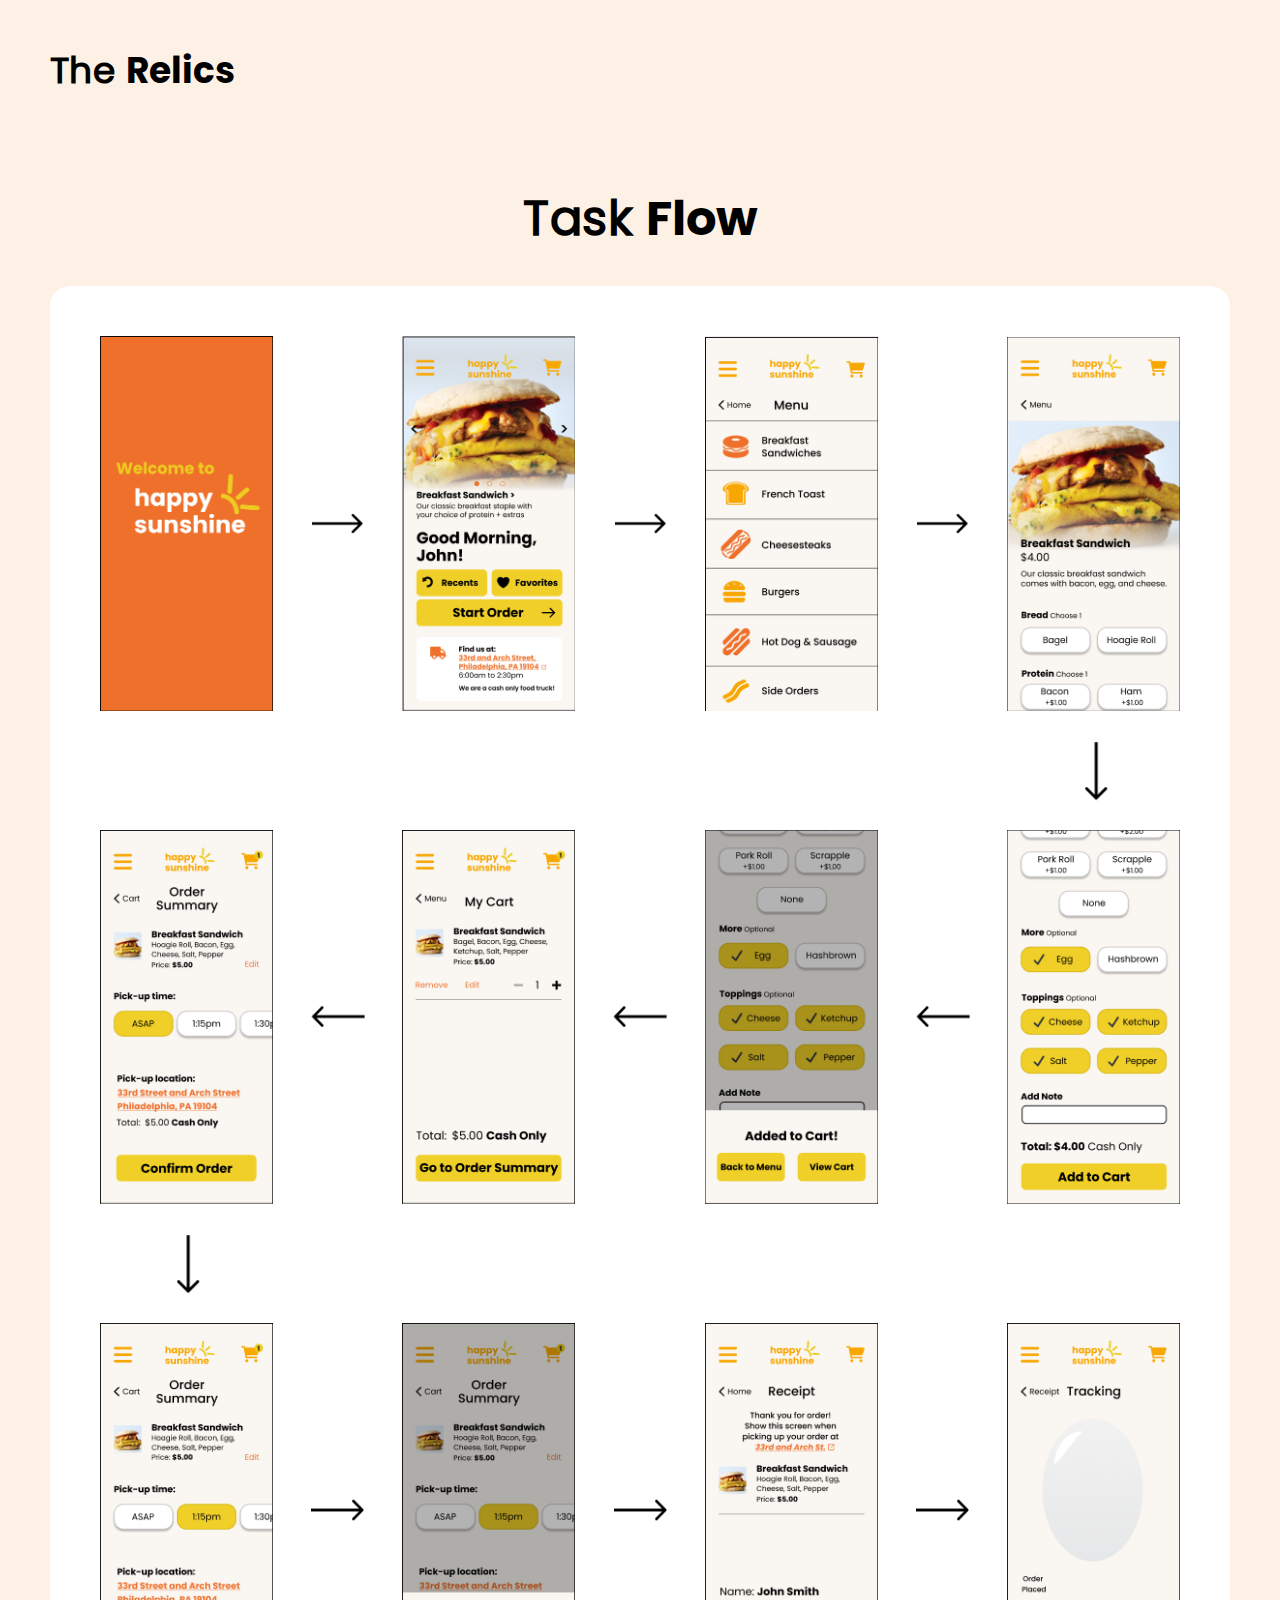
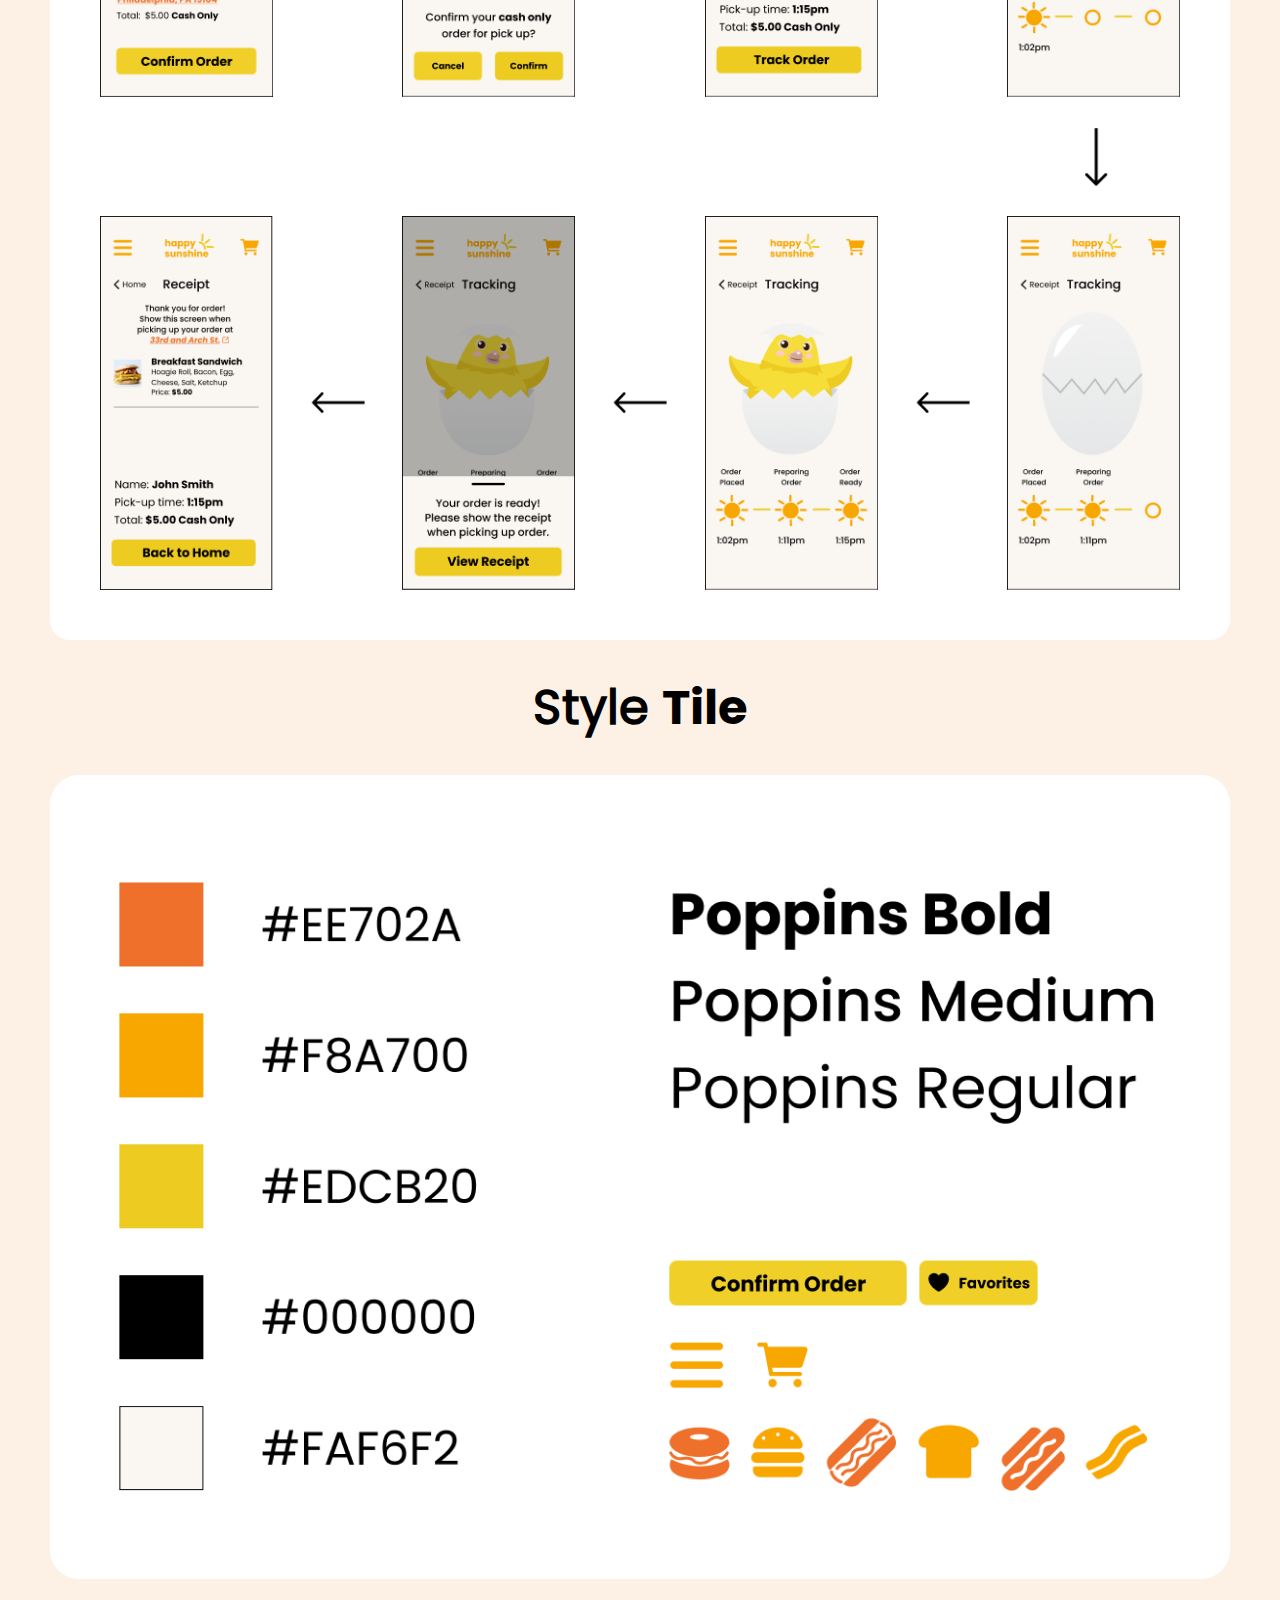
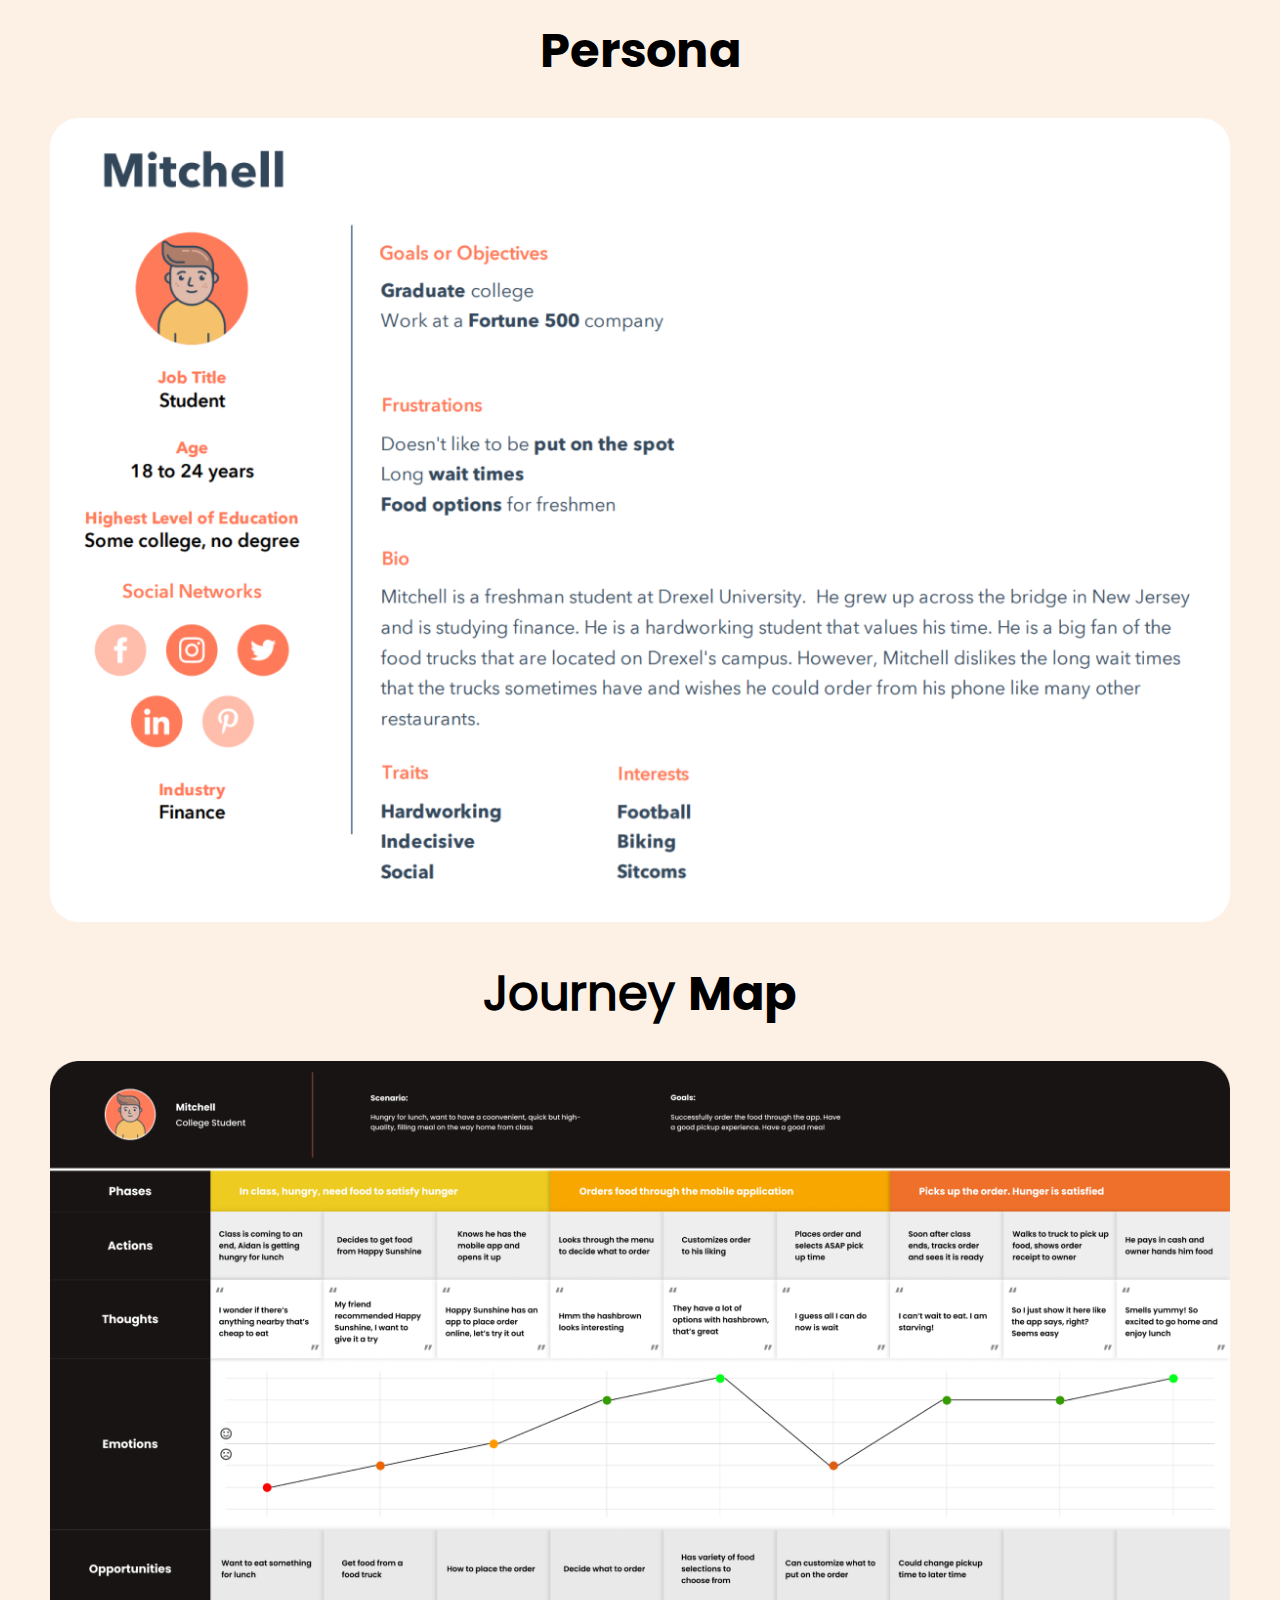
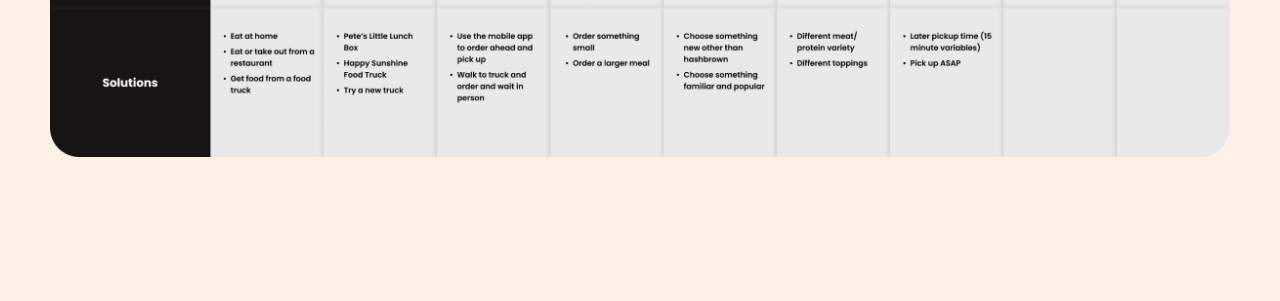
<file: index.html>
<!DOCTYPE html>
<html>
    <head>
        <meta charset="utf-8">
        <meta http-equiv="X-UA-Compatible" content="IE=edge">
        <title></title>
        <meta name="description" content="">
        <meta name="viewport" content="width=device-width, initial-scale=1">
        <link rel="stylesheet" href="css/style.css">
        <link rel="stylesheet" href="css/normalize.css">
    </head>
    <body>
        <section id="header">
            <h1>The <span class="boldHeading">Relics</span></h1>
        </section>
        <section id="taskFlow">
            <h2>Task <span class="boldHeading">Flow</span></h2>
            <div id="flow">
                <div class="imageFlow">
                    <div class="imageFlowCol"></div>
                    <div class="arrowCol"></div>
                    <div class="imageFlowCol"></div>
                    <div class="arrowCol"></div>
                    <div class="imageFlowCol"></div>
                    <div class="arrowCol"></div>
                    <div class="imageFlowCol"></div>
                </div>
                <div class="imageFlow">
                    <div class="imageFlowCol"></div>
                    <div class="arrowCol"></div>
                    <div class="imageFlowCol"></div>
                    <div class="arrowCol"></div>
                    <div class="imageFlowCol"></div>
                    <div class="arrowCol"></div>
                    <div class="imageFlowCol"></div>
                </div>
                <div class="imageFlow">
                    <div class="imageFlowCol"></div>
                    <div class="arrowCol"></div>
                    <div class="imageFlowCol"></div>
                    <div class="arrowCol"></div>
                    <div class="imageFlowCol"></div>
                    <div class="arrowCol"></div>
                    <div class="imageFlowCol"></div>
                </div>
                <div class="imageFlow">
                    <div class="imageFlowCol"></div>
                    <div class="arrowCol"></div>
                    <div class="imageFlowCol"></div>
                    <div class="arrowCol"></div>
                    <div class="imageFlowCol"></div>
                    <div class="arrowCol"></div>
                    <div class="imageFlowCol"></div>
                </div>
            </div>
        </section>
        <section id="styleTile">
            <h2>Style <span class="boldHeading">Tile</span></h2>
            <img src="media/images/styleTile.png" alt="Style tile for Happy Sunshine food truck app">
        </section>
        <section id="persona">
            <h2><span class="boldHeading">Persona</span></h2>
            <img src="media/images/userPersona.png" alt="User Persona for Happy Sunshine food truck app">
        </section>
        <section id="journeyMap">
            <h2>Journey <span class="boldHeading">Map</span></h2>
            <img src="media/images/journeyMap.png" alt="Journey Map for Happy Sunshine food truck app">
        </section>
    </body>
</html>
</file>
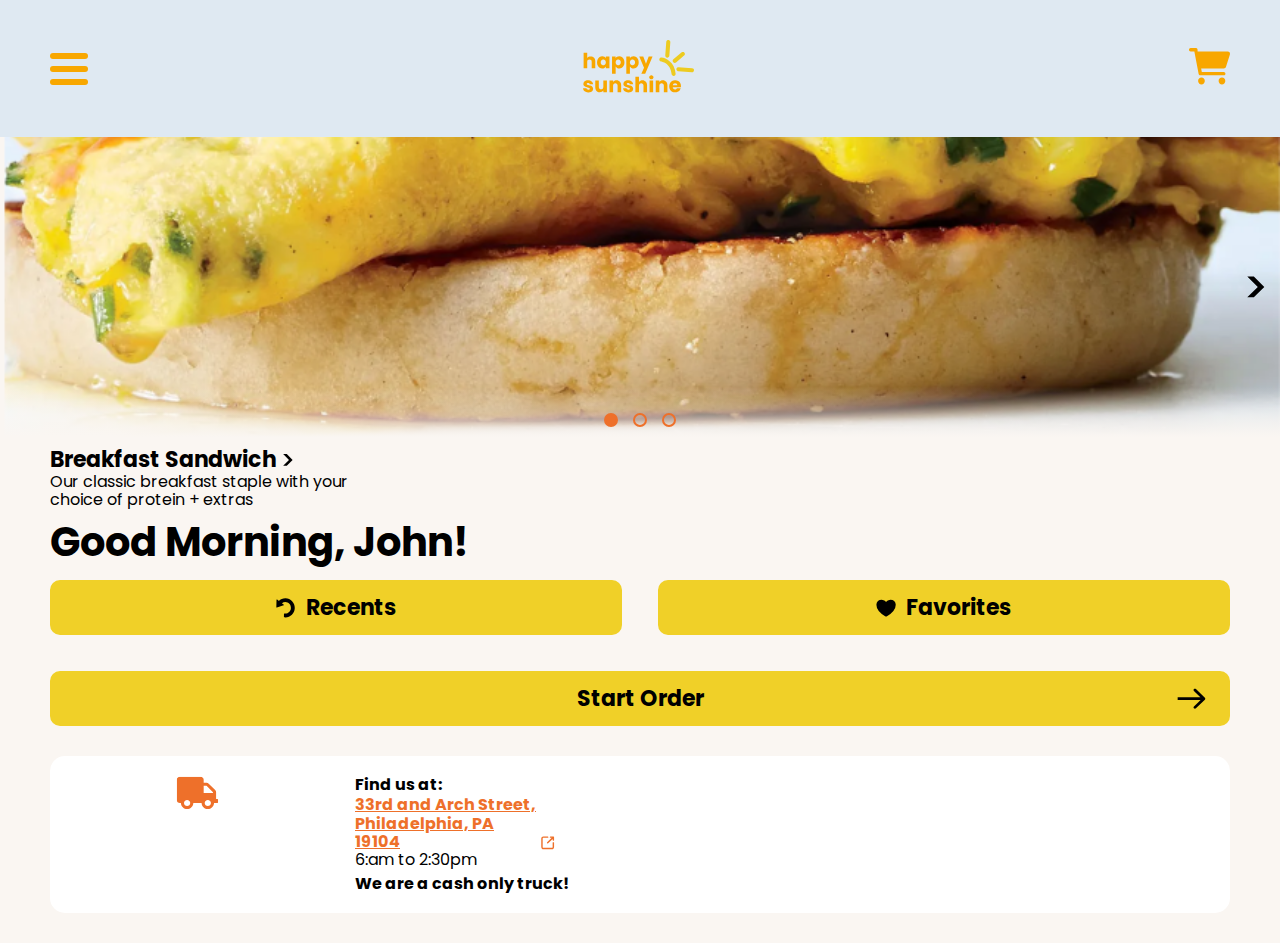
<file: alpha/index.html>
<!DOCTYPE html>

<html>
    <head>
        <meta charset="utf-8">
        <meta http-equiv="X-UA-Compatible" content="IE=edge">
        <title>Happy Sunshine | Home</title>
        <meta name="description" content="">
        <meta name="viewport" content="width=device-width, initial-scale=1">
        <meta name="format-detection" content="telephone=no">
        <link rel="stylesheet" href="css/styles.css">
        <link rel="stylesheet" href="css/normalize.css">
    </head>
    <body>
        <nav id="mobile-nav">
            <header class="header home-header">
                <div id="x" class="x-menu">
                    <img src="media/images/x.svg">
                </div>
                <div class="hs-logo">
                    <img src="media/images/happy-sunshine-logo.svg" alt="Happy Sunshine Logo">
                </div>
                <div class="cart">
                    <img src="media/images/happy-sunshine-cart.svg" alt="Happy Sunshine Cart">
                </div>
            </header>
            <div id="nav-links">
                <a href="index.html">Home</a>
                <a href="pages/menu.html">Menu</a>
                <a href="pages/favoriteOrders.html">Favorites</a>
                <a href="pages/recentOrders.html">Recents</a>
                <a href="#">Profile</a>
            </div>
        </nav>
        <section id="home-hero">
            <header class="header home-header">
                <div id="header-menu" class="hamburger-menu">
                    <div class="hamburger-rectangle"></div>
                    <div class="hamburger-rectangle"></div>
                    <div class="hamburger-rectangle"></div>
                </div>
                <div class="hs-logo">
                    <img src="media/images/happy-sunshine-logo.svg" alt="Happy Sunshine Logo">
                </div>
                <div class="cart">
                    <img src="media/images/happy-sunshine-cart.svg" alt="Happy Sunshine Cart">
                </div>
            </header>
            <div class="food-hero">
                <img src="media/images/hero-arrow.svg" alt="Arrow">
                <div class="hero-circle-btns">
                    <div class="hero-circle"></div>
                    <div class="hero-circle"></div>
                    <div class="hero-circle"></div>
                </div>
            </div>
            <div class="hero-text">
                <div class="flex-row">
                    <h4>Breakfast Sandwich</h4>
                    <img src="media/images/hero-arrow.svg" alt="Arrow">
                </div>
                <p>Our classic breakfast staple with your choice of protein + extras</p>
            </div>
        </section>
        <section id="home-info">
            <h1>Good Morning, John!</h1>
            <div class="flex-row-wrap">
                <div class="col-1-1">
                    <div class="col-1-2">
                        <a href="pages/recentOrders.html" class="large-yellow-btn flex-row">
                            <img src="media/images/happy-sunshine-recent.svg">
                            <p>Recents</p>
                        </a>
                    </div>
                    <div class="col-1-2">
                        <a href="pages/favoriteOrders.html" class="large-yellow-btn flex-row">
                            <img src="media/images/happy-sunshine-heart.svg">
                            <p>Favorites</p>
                        </a>
                    </div>
                </div>
                <div class="col-1-1">
                    <a href="pages/menu.html" class="large-yellow-btn flex-row start-order">
                        <img src="media/images/happy-sunshine-start-order.svg">
                        <p>Start Order</p>
                    </a>
                </div>
            </div>
        </section>
        <section id="home-location">
            <div class="flex-row">
                <div class="col-1-4">
                    <img src="media/images/happy-sunshine-truck.svg">
                </div>
                <div class="col-3-4">
                    <p>Find us at:</p>
                    <div class="flex-row">
                        <a href="#">33rd and Arch Street, Philadelphia, PA 19104</a>
                        <img src="media/images/happy-sunshine-link.svg">
                    </div>
                    <p>6:am to 2:30pm</p>
                    <p>We are a cash only truck!</p>
                </div>
            </div>
        </section>
        <script src="scripts/script.js" async defer></script>
    </body>
</html>
</file>
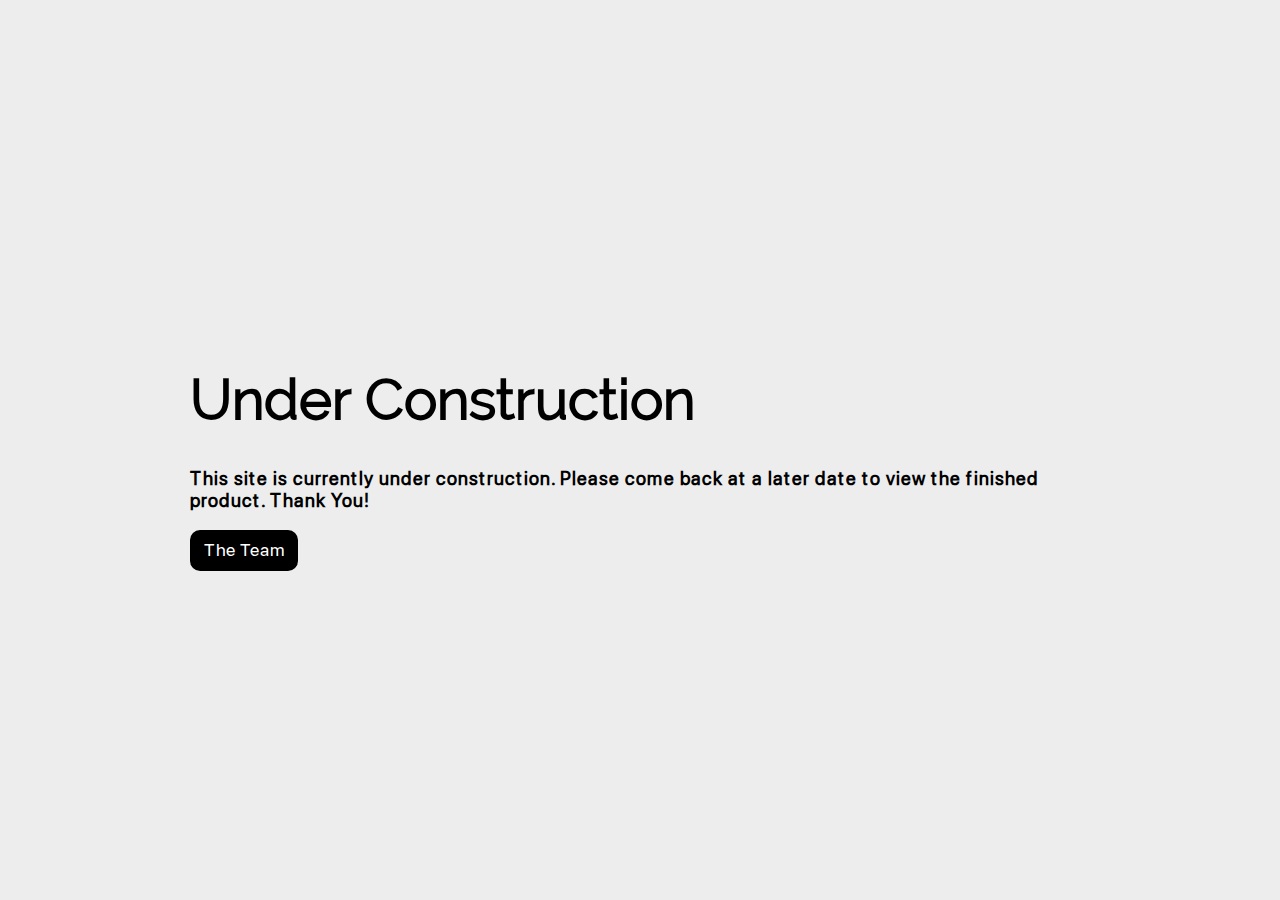
<file: final/index.html>
<!DOCTYPE html>
<html>
    <head>
        <meta charset="utf-8">
        <meta http-equiv="X-UA-Compatible" content="IE=edge">
        <title>IDM216 | Happy Sunshine</title>
        <meta name="description" content="">
        <meta name="viewport" content="width=device-width, initial-scale=1">
        <link rel="stylesheet" href="css/style.css">
        <link rel="stylesheet" href="css/normalize.css">
    </head>
    <body>
        <div id="underConstruction">
            <h1>Under Construction</h1>
            <h3>This site is currently under construction. Please come back at a later date to view the finished product. Thank You!</h3>
            <a href="../team/index.html">The Team</a>
        </div>
    </body>
</html>
</file>
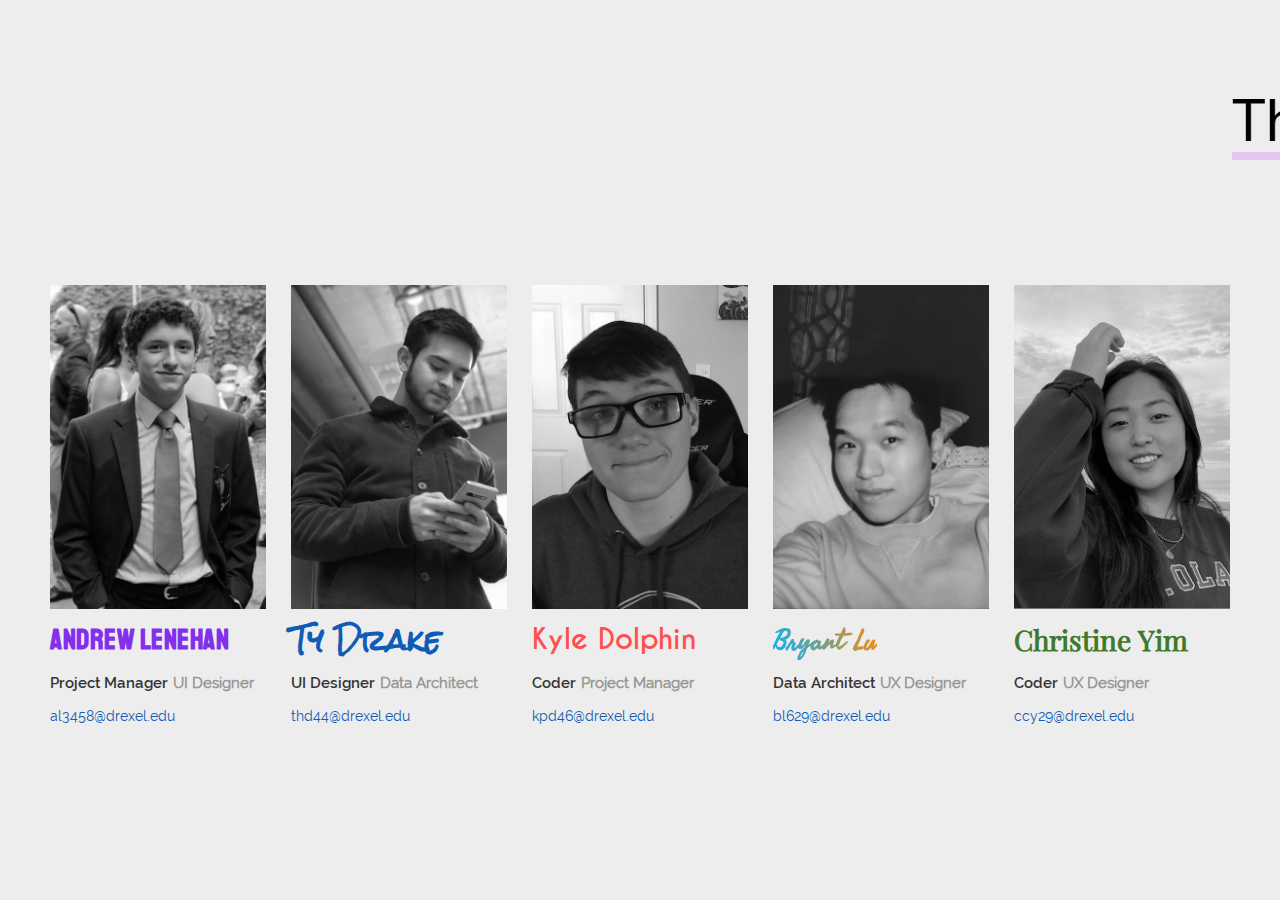
<file: team/index.html>
<!DOCTYPE html>
<html>
    <head>
        <meta charset="utf-8">
        <meta http-equiv="X-UA-Compatible" content="IE=edge">
        <title>IDM216 | The Relics &copy;</title>
        <meta name="description" content="">
        <meta name="viewport" content="width=device-width, initial-scale=1">
        <link rel="stylesheet" href="css/style.css">
        <link rel="stylesheet" href="css/normalize.css">
    </head>
    <body>
        <!-- <marquee behavior="scroll" direction="left">
            <span id="marqueeText">
                <span class="theBestTeam">The <span class="best">Best</span> Team<span class="copy">&copy;</span></span>
            </span>
        </marquee> -->

        <marquee behavior="scroll" direction="left">
            <span id="marqueeText">
                <span class="theBestTeam">The<span class="best">Relics</span><span class="copy">&copy;</span></span>
                <span class="theBestTeam">The<span class="best">Relics</span><span class="copy">&copy;</span></span>
                <span class="theBestTeam">The<span class="best">Relics</span><span class="copy">&copy;</span></span>
                <span class="theBestTeam">The<span class="best">Relics</span><span class="copy">&copy;</span></span>
                <span class="theBestTeam">The<span class="best">Relics</span><span class="copy">&copy;</span></span>
                <span class="theBestTeam">The<span class="best">Relics</span><span class="copy">&copy;</span></span>
                <span class="theBestTeam">The<span class="best">Relics</span><span class="copy">&copy;</span></span>
                <span class="theBestTeam">The<span class="best">Relics</span><span class="copy">&copy;</span></span>
                <span class="theBestTeam">The<span class="best">Relics</span><span class="copy">&copy;</span></span>
                <span class="theBestTeam">The<span class="best">Relics</span><span class="copy">&copy;</span></span>
                <span class="theBestTeam">The<span class="best">Relics</span><span class="copy">&copy;</span></span>
                <span class="theBestTeam">The<span class="best">Relics</span><span class="copy">&copy;</span></span>
            </span>
        </marquee>

        <div id="teamInfo">
            <div class="col-1-5">
                <div class="teamImage"></div>
                <h2>Andrew Lenehan</h2>
                <div class="roleFlex">
                    <h3>Project Manager</h3>
                    <h3>UI Designer</h3>
                </div>
                <a href="mailto:al3458@drexel.edu" target="_blank">al3458@drexel.edu</a>
            </div>
            <div class="col-1-5">
                <div class="teamImage"></div>
                <h2>Ty Drake</h2>
                <div class="roleFlex">
                    <h3>UI Designer</h3>
                    <h3>Data Architect</h3>
                </div>
                <a href="mailto:thd44@drexel.edu" target="_blank">thd44@drexel.edu</a>
            </div>
            <div class="col-1-5">
                <div class="teamImage"></div>
                <h2>Kyle Dolphin</h2>
                <div class="roleFlex">
                    <h3>Coder</h3>
                    <h3>Project Manager</h3>
                </div>
                <a href="mailto:kpd46@drexel.edu" target="_blank">kpd46@drexel.edu</a>
            </div>
            <div class="col-1-5">
                <div class="teamImage"></div>
                <h2>Bryant Lu</h2>
                <div class="roleFlex">
                    <h3>Data Architect</h3>
                    <h3>UX Designer</h3>
                </div>
                <a href="mailto:bl629@drexel.edu" target="_blank">bl629@drexel.edu</a>
            </div>
            <div class="col-1-5">
                <div class="teamImage"></div>
                <h2>Christine Yim</h2>
                <div class="roleFlex">
                    <h3>Coder</h3>
                    <h3>UX Designer</h3>
                </div>
                <a href="mailto:ccy29@drexel.edu" target="_blank">ccy29@drexel.edu</a>
            </div>
        </div>
    </body>
</html>
</file>
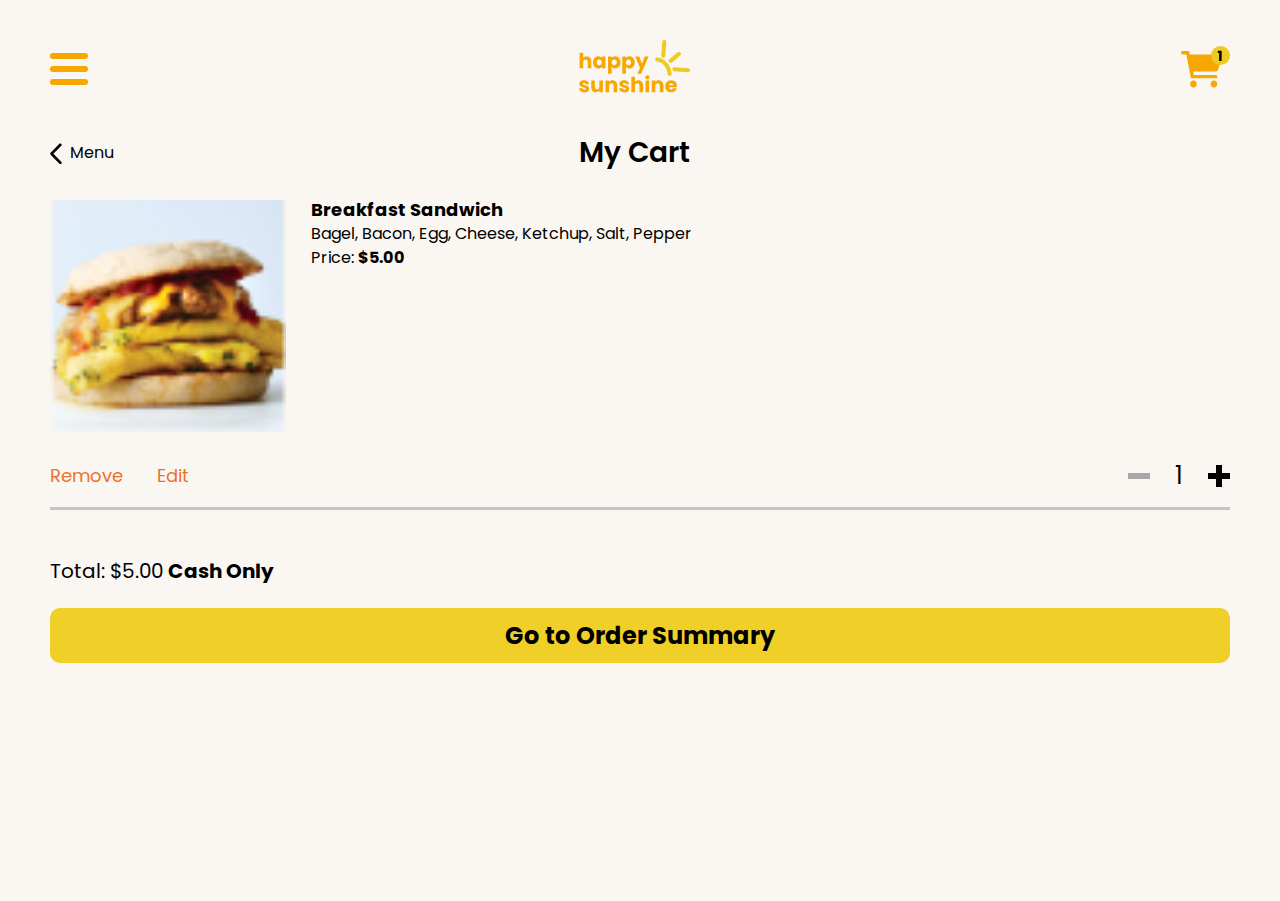
<file: alpha/pages/cart.html>
<!DOCTYPE html>

<html>
    <head>
        <meta charset="utf-8">
        <meta http-equiv="X-UA-Compatible" content="IE=edge">
        <title>Happy Sunshine | Cart</title>
        <meta name="description" content="">
        <meta name="viewport" content="width=device-width, initial-scale=1">
        <meta name="format-detection" content="telephone=no">
        <link rel="stylesheet" href="../css/styles.css">
        <link rel="stylesheet" href="../css/normalize.css">
    </head>
    <body>
        <nav id="mobile-nav">
            <header class="header home-header">
                <div id="x" class="x-menu">
                    <img src="../media/images/x.svg">
                </div>
                <div class="hs-logo">
                    <img src="../media/images/happy-sunshine-logo.svg" alt="Happy Sunshine Logo">
                </div>
                <div class="cart">
                    <img src="../media/images/happy-sunshine-cart.svg" alt="Happy Sunshine Cart">
                </div>
            </header>
            <div id="nav-links">
                <a href="../index.html">Home</a>
                <a href="menu.html">Menu</a>
                <a href="favoriteOrders.html">Favorites</a>
                <a href="recentOrders.html">Recents</a>
                <a href="#">Profile</a>
            </div>
        </nav>
        <header class="header">
            <div id="header-menu" class="hamburger-menu">
                <div class="hamburger-rectangle"></div>
                <div class="hamburger-rectangle"></div>
                <div class="hamburger-rectangle"></div>
            </div>
            <div class="hs-logo">
                <img src="../media/images/happy-sunshine-logo.svg" alt="Happy Sunshine Logo">
            </div>
            <div class="cart">
                <img src="../media/images/happy-sunshine-cart-filled.svg" alt="Happy Sunshine Cart">
            </div>
        </header>
        <section id="cart-info">
            <div class="menu-header flex-row">
                <div class="col-1-3">
                    <a href="menu.html" class="flex-row">
                        <img src="../media/images/general-menu-arrow.svg" alt="Happy Sunshine Arrow">
                        <p>Menu</p>
                    </a>
                </div>
                <div class="col-1-3">
                    <h2>My Cart</h2>
                </div>
                <div class="col-1-3"></div>
            </div>
            <div class="cart-items">
                <div class="cart-food-item flex-row-wrap">
                    <img src="../media/images/small-breakfast-sandwich.png" alt="Small Breakfast Sandwich">
                    <div class="cart-food-item-info flex-col">
                        <h5>Breakfast Sandwich</h5>
                        <p>Bagel, Bacon, Egg, Cheese, Ketchup, Salt, Pepper</p>
                        <p>Price: <span>$5.00</span></p>
                    </div>
                </div>
            </div>
            <div class="cart-remove-edit-add flex-row col-1-1">
                <div class="col-1-2">
                    <a href="#">Remove</a>
                    <a href="#">Edit</a>
                </div>
                <div class="col-1-2">
                    <div class="flex-row add-subtract">
                        <div id="subtract-order" class="icon-rectangle"></div>
                        <p>1</p>
                        <div id="add-order" class="add-icon">
                            <div class="icon-rectangle"></div>
                            <div class="icon-rectangle"></div>
                        </div>
                    </div>
                </div>
            </div>
        </section>
        <section id="cart-footer">
            <div class="flex-col">
                <p>Total: $5.00 <span>Cash Only</span></p>
                <a href="orderSummary.html" class="large-yellow-btn">Go to Order Summary</a>
            </div>
        </section>
        <script src="../scripts/script.js" async defer></script>
    </body>
</html>
</file>
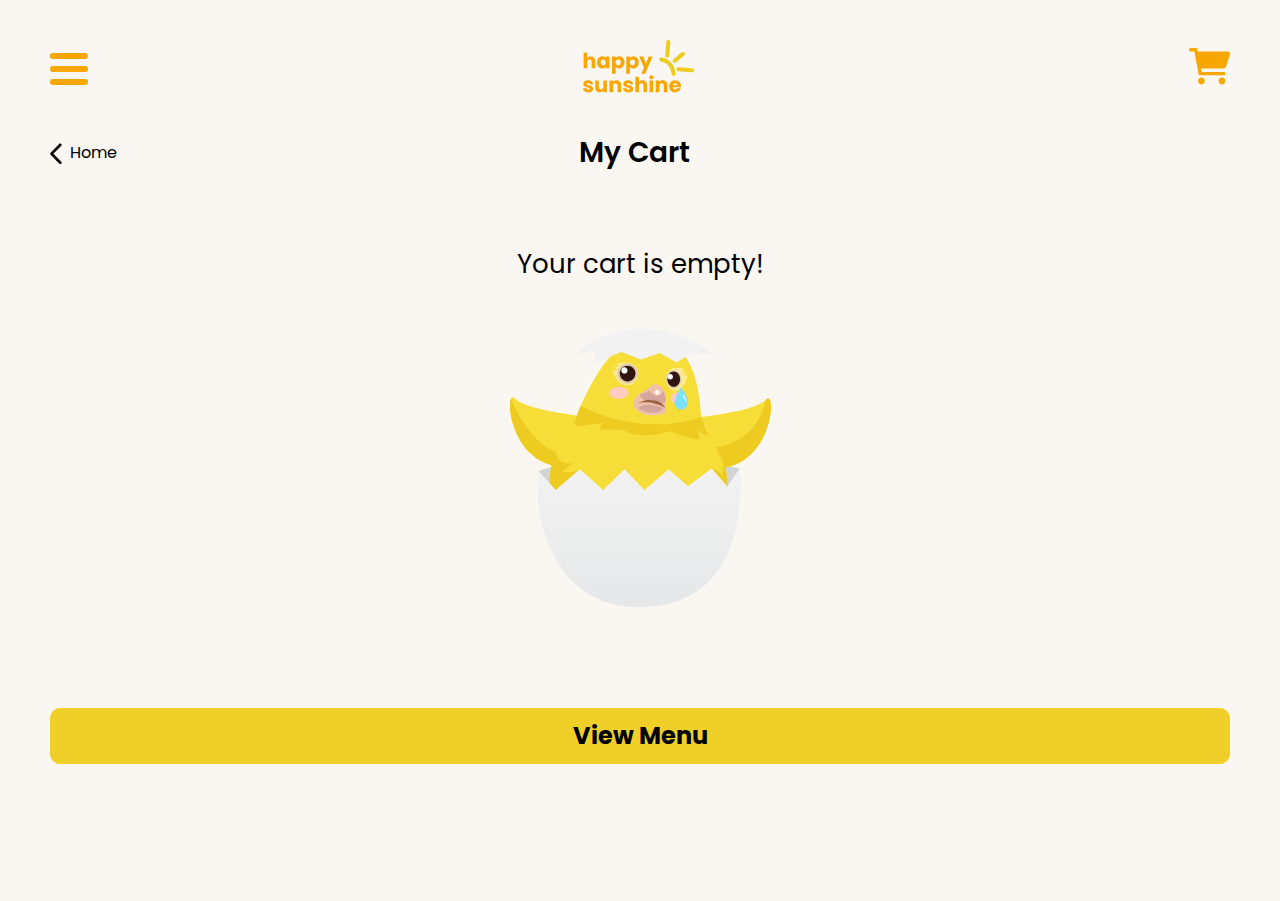
<file: alpha/pages/cartWithNothing.html>
<!DOCTYPE html>

<html>
    <head>
        <meta charset="utf-8">
        <meta http-equiv="X-UA-Compatible" content="IE=edge">
        <title>Happy Sunshine | Cart</title>
        <meta name="description" content="">
        <meta name="viewport" content="width=device-width, initial-scale=1">
        <meta name="format-detection" content="telephone=no">
        <link rel="stylesheet" href="../css/styles.css">
        <link rel="stylesheet" href="../css/normalize.css">
    </head>
    <body>
        <nav id="mobile-nav">
            <header class="header home-header">
                <div id="x" class="x-menu">
                    <img src="../media/images/x.svg">
                </div>
                <div class="hs-logo">
                    <a href="../index.html">
                        <img src="../media/images/happy-sunshine-logo.svg" alt="Happy Sunshine Logo">
                    </a>
                </div>
                <div class="cart">
                    <img src="../media/images/happy-sunshine-cart.svg" alt="Happy Sunshine Cart">
                </div>
            </header>
            <div id="nav-links">
                <a href="../index.html">Home</a>
                <a href="menu.html">Menu</a>
                <a href="favoriteOrders.html">Favorites</a>
                <a href="recentOrders.html">Recents</a>
                <a href="#">Profile</a>
            </div>
        </nav>
        <header class="header">
            <div id="header-menu" class="hamburger-menu">
                <div class="hamburger-rectangle"></div>
                <div class="hamburger-rectangle"></div>
                <div class="hamburger-rectangle"></div>
            </div>
            <div class="hs-logo">
                <a href="../index.html">
                    <img src="../media/images/happy-sunshine-logo.svg" alt="Happy Sunshine Logo">
                </a>
            </div>
            <div class="cart">
                <img src="../media/images/happy-sunshine-cart.svg" alt="Happy Sunshine Cart">
            </div>
        </header>
        <div class="menu-header flex-row">
            <div class="col-1-3">
                <a href="../index.html" class="flex-row">
                    <img src="../media/images/general-menu-arrow.svg" alt="Happy Sunshine Arrow">
                    <p>Home</p>
                </a>
            </div>
            <div class="col-1-3">
                <h2>My Cart</h2>
            </div>
            <div class="col-1-3"></div>
        </div>
        <section id="nothing-bird">
            <h3>Your cart is empty!</h3>
            <img src="../media/images/crying-bird.svg" alt="Crying Bird">
        </section>
        <section id="cart-footer">
            <div class="flex-col">
                <a href="menu.html" class="large-yellow-btn">View Menu</a>
            </div>
        </section>
        <script src="../scripts/script.js" async defer></script>
    </body>
</html>
</file>
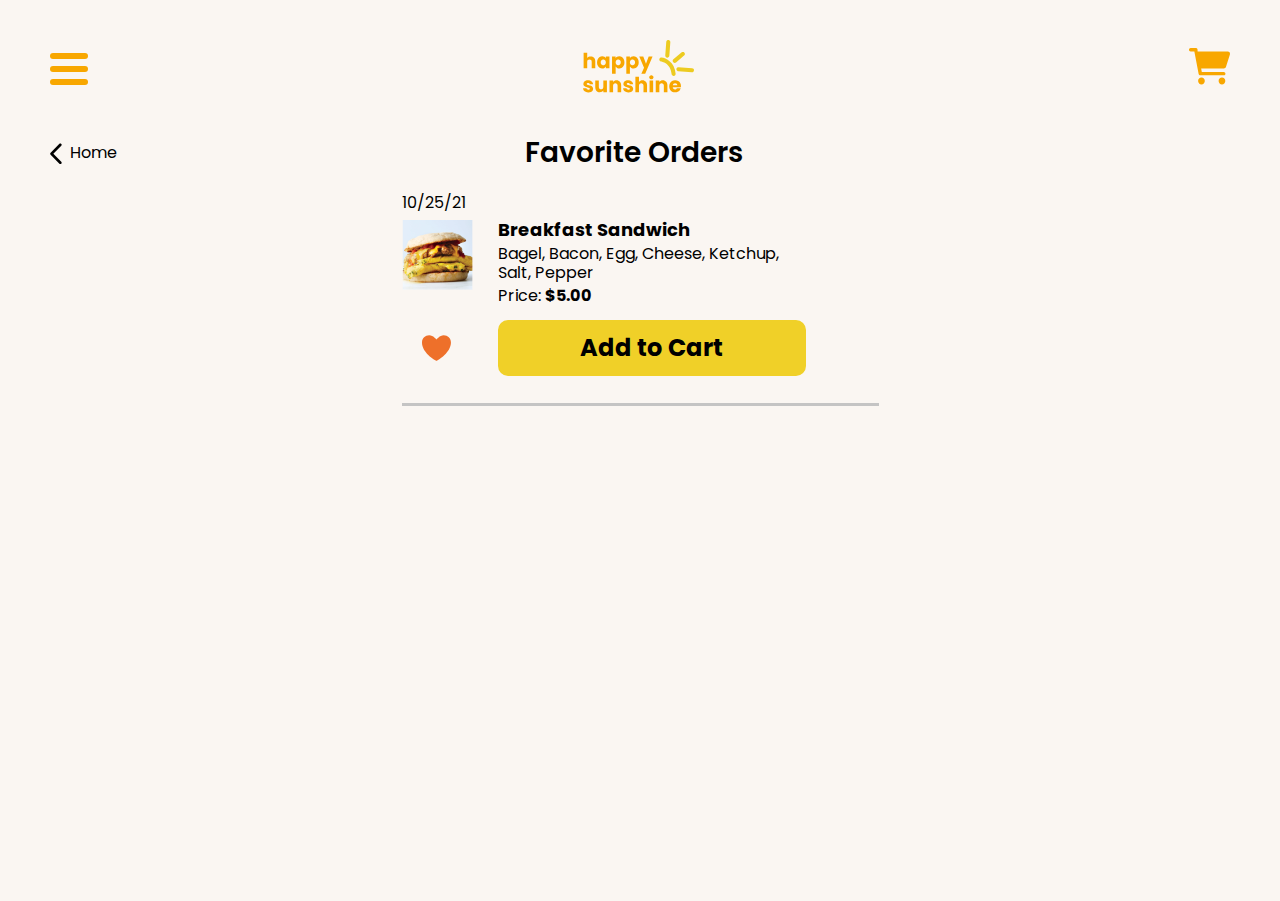
<file: alpha/pages/favoriteOrders.html>
<!DOCTYPE html>

<html>
    <head>
        <meta charset="utf-8">
        <meta http-equiv="X-UA-Compatible" content="IE=edge">
        <title>Happy Sunshine | Favorite Orders</title>
        <meta name="description" content="">
        <meta name="viewport" content="width=device-width, initial-scale=1">
        <meta name="format-detection" content="telephone=no">
        <link rel="stylesheet" href="../css/styles.css">
        <link rel="stylesheet" href="../css/normalize.css">
    </head>
    <body>
        <nav id="mobile-nav">
            <header class="header home-header">
                <div id="x" class="x-menu">
                    <img src="../media/images/x.svg">
                </div>
                <div class="hs-logo">
                    <img src="../media/images/happy-sunshine-logo.svg" alt="Happy Sunshine Logo">
                </div>
                <div class="cart">
                    <img src="../media/images/happy-sunshine-cart.svg" alt="Happy Sunshine Cart">
                </div>
            </header>
            <div id="nav-links">
                <a href="../index.html">Home</a>
                <a href="menu.html">Menu</a>
                <a href="favoriteOrders.html">Favorites</a>
                <a href="recentOrders.html">Recents</a>
                <a href="#">Profile</a>
            </div>
        </nav>
        <header class="header">
            <div id="header-menu" class="hamburger-menu">
                <div class="hamburger-rectangle"></div>
                <div class="hamburger-rectangle"></div>
                <div class="hamburger-rectangle"></div>
            </div>
            <div class="hs-logo">
                <img src="../media/images/happy-sunshine-logo.svg" alt="Happy Sunshine Logo">
            </div>
            <div class="cart">
                <img src="../media/images/happy-sunshine-cart.svg" alt="Happy Sunshine Cart">
            </div>
        </header>
        <section id="order-info">
            <div class="menu-header flex-row">
                <div class="col-1-3">
                    <a href="../index.html" class="flex-row">
                        <img src="../media/images/general-menu-arrow.svg" alt="Happy Sunshine Arrow">
                        <p>Home</p>
                    </a>
                </div>
                <div class="col-1-3">
                    <h2>Favorite Orders</h2>
                </div>
                <div class="col-1-3"></div>
            </div>
            <div class="cart-items flex-col">
                <div class="cart-food-item flex-row-wrap favorite-order">
                    <div class="image-heart">
                        <img src="../media/images/small-breakfast-sandwich.png" alt="Small breakfast Sandwich">
                        <img src="../media/images/favorite-heart.svg" alt="Small breakfast Sandwich">
                    </div>
                    <div class="cart-food-item-info flex-col">
                        <h5>Breakfast Sandwich</h5>
                        <p>Bagel, Bacon, Egg, Cheese, Ketchup, Salt, Pepper</p>
                        <p>Price: <span>$5.00</span></p>
                        <a href="#" class="large-yellow-btn">Add to Cart</a>
                    </div>
                </div>
            </div>
        </section>
        <script src="../scripts/script.js" async defer></script>
    </body>
</html>
</file>
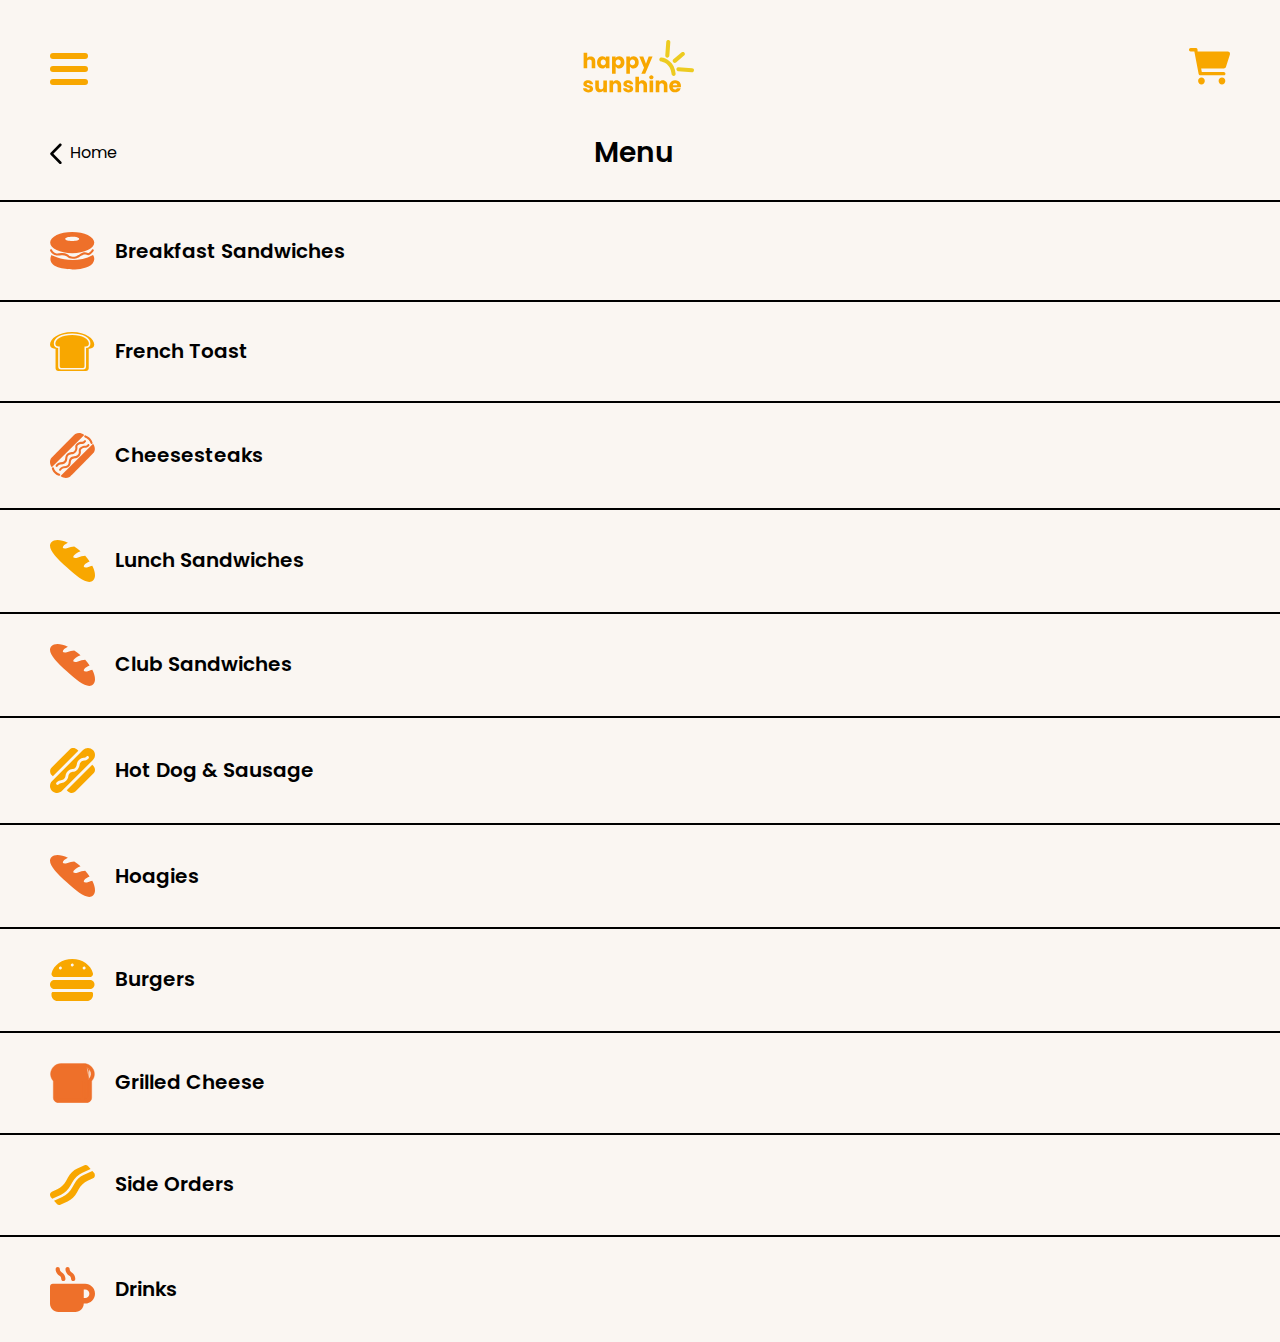
<file: alpha/pages/menu.html>
<!DOCTYPE html>

<html>
    <head>
        <meta charset="utf-8">
        <meta http-equiv="X-UA-Compatible" content="IE=edge">
        <title>Happy Sunshine | Menu</title>
        <meta name="description" content="">
        <meta name="viewport" content="width=device-width, initial-scale=1">
        <meta name="format-detection" content="telephone=no">
        <link rel="stylesheet" href="../css/styles.css">
        <link rel="stylesheet" href="../css/normalize.css">
    </head>
    <body>
        <nav id="mobile-nav">
            <header class="header home-header">
                <div id="x" class="x-menu">
                    <img src="../media/images/x.svg">
                </div>
                <div class="hs-logo">
                    <img src="../media/images/happy-sunshine-logo.svg" alt="Happy Sunshine Logo">
                </div>
                <div class="cart">
                    <img src="../media/images/happy-sunshine-cart.svg" alt="Happy Sunshine Cart">
                </div>
            </header>
            <div id="nav-links">
                <a href="../index.html">Home</a>
                <a href="menu.html">Menu</a>
                <a href="favoriteOrders.html">Favorites</a>
                <a href="recentOrders.html">Recents</a>
                <a href="#">Profile</a>
            </div>
        </nav>
        <header class="header">
            <div id="header-menu" class="hamburger-menu">
                <div class="hamburger-rectangle"></div>
                <div class="hamburger-rectangle"></div>
                <div class="hamburger-rectangle"></div>
            </div>
            <div class="hs-logo">
                <img src="../media/images/happy-sunshine-logo.svg" alt="Happy Sunshine Logo">
            </div>
            <div class="cart">
                <img src="../media/images/happy-sunshine-cart.svg" alt="Happy Sunshine Logo">
            </div>
        </header>
        <section id="general-menu">
            <div class="menu-header flex-row">
                <div class="col-1-3">
                    <a href="../index.html" class="flex-row">
                        <img src="../media/images/general-menu-arrow.svg" alt="Happy Sunshine Logo">
                        <p>Home</p>
                    </a>
                </div>
                <div class="col-1-3">
                    <h2>Menu</h2>
                </div>
                <div class="col-1-3"></div>
            </div>
            <div id="general-menu-selection">
                <a href="orderCustomization.html" class="menu-item col-1-1 flex-row">
                    <img src="../media/images/breakfast-sandwich-logo.svg">
                    <h3>Breakfast Sandwiches</h3>
                </a>
                <div class="menu-item col-1-1 flex-row">
                    <img src="../media/images/french-toast-logo.svg">
                    <h3>French Toast</h3>
                </div>
                <div class="menu-item col-1-1 flex-row">
                    <img src="../media/images/cheesesteak-logo.svg">
                    <h3>Cheesesteaks</h3>
                </div>
                <div class="menu-item col-1-1 flex-row">
                    <img src="../media/images/lunch-sandwiches-logo.svg">
                    <h3>Lunch Sandwiches</h3>
                </div>
                <div class="menu-item col-1-1 flex-row">
                    <img src="../media/images/hoagies-logo.svg">
                    <h3>Club Sandwiches</h3>
                </div>
                <div class="menu-item col-1-1 flex-row">
                    <img src="../media/images/hot-dog-sausage-logo.svg">
                    <h3>Hot Dog & Sausage</h3>
                </div>
                <div class="menu-item col-1-1 flex-row">
                    <img src="../media/images/hoagies-logo.svg">
                    <h3>Hoagies</h3>
                </div>
                <div class="menu-item col-1-1 flex-row">
                    <img src="../media/images/burgers-logo.svg">
                    <h3>Burgers</h3>
                </div>
                <div class="menu-item col-1-1 flex-row">
                    <img src="../media/images/grilled-cheese-logo.svg">
                    <h3>Grilled Cheese</h3>
                </div>
                <div class="menu-item col-1-1 flex-row">
                    <img src="../media/images/side-orders-logo.svg">
                    <h3>Side Orders</h3>
                </div>
                <div class="menu-item col-1-1 flex-row">
                    <img src="../media/images/drinks-logo.svg">
                    <h3>Drinks</h3>
                </div>
            </div>
        </section>
        <script src="../scripts/script.js" async defer></script>
    </body>
</html>
</file>
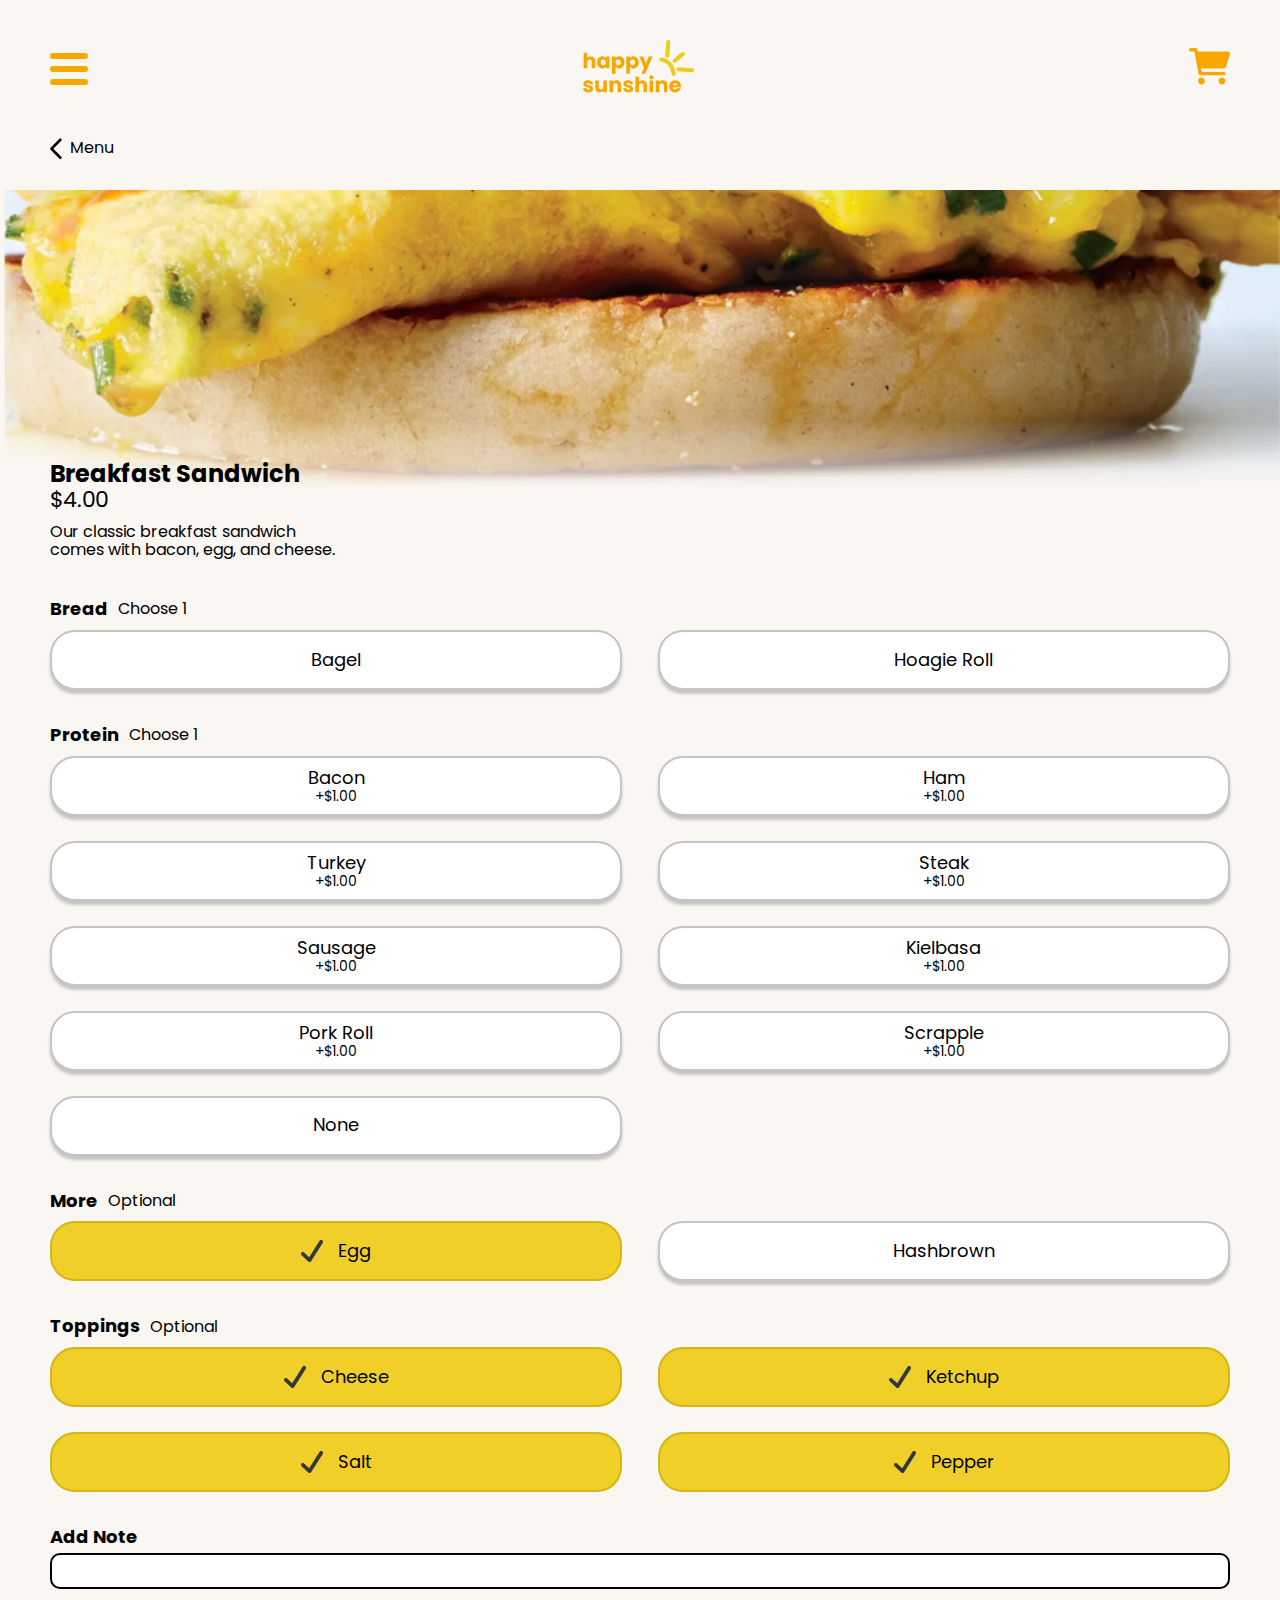
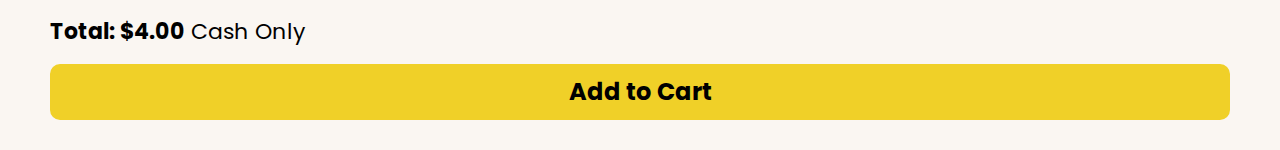
<file: alpha/pages/orderCustomization.html>
<!DOCTYPE html>

<html>
    <head>
        <meta charset="utf-8">
        <meta http-equiv="X-UA-Compatible" content="IE=edge">
        <title>Happy Sunshine | Order Customization</title>
        <meta name="description" content="">
        <meta name="viewport" content="width=device-width, initial-scale=1">
        <meta name="format-detection" content="telephone=no">
        <link rel="stylesheet" href="../css/styles.css">
        <link rel="stylesheet" href="../css/normalize.css">
    </head>
    <body>
        <nav id="mobile-nav">
            <header class="header home-header">
                <div id="x" class="x-menu">
                    <img src="../media/images/x.svg">
                </div>
                <div class="hs-logo">
                    <img src="../media/images/happy-sunshine-logo.svg" alt="Happy Sunshine Logo">
                </div>
                <div class="cart">
                    <img src="../media/images/happy-sunshine-cart.svg" alt="Happy Sunshine Cart">
                </div>
            </header>
            <div id="nav-links">
                <a href="../index.html">Home</a>
                <a href="menu.html">Menu</a>
                <a href="favoriteOrders.html">Favorites</a>
                <a href="recentOrders.html">Recents</a>
                <a href="#">Profile</a>
            </div>
        </nav>
        <header class="header">
            <div id="header-menu" class="hamburger-menu">
                <div class="hamburger-rectangle"></div>
                <div class="hamburger-rectangle"></div>
                <div class="hamburger-rectangle"></div>
            </div>
            <div class="hs-logo">
                <img src="../media/images/happy-sunshine-logo.svg">
            </div>
            <div class="cart">
                <img src="../media/images/happy-sunshine-cart.svg">
            </div>
        </header>
        <div class="menu-header flex-row">
            <div class="col-1-3">
                <a href="menu.html" class="flex-row">
                    <img src="../media/images/general-menu-arrow.svg" alt="Happy Sunshine Logo">
                    <p>Menu</p>
                </a>
            </div>
            <div class="col-1-3"></div>
            <div class="col-1-3"></div>
        </div>
        <section id="customization-hero">
            <div class="food-hero"></div>
            <div class="hero-text">
                <h4>Breakfast Sandwich</h4>
                <p>$4.00</p>
                <p>Our classic breakfast sandwich comes with bacon, egg, and cheese.</p>
            </div>
        </section>
        <section id="order-customization-section">
            <div class="customization-category">
                <div class="category-heading flex-row">
                    <h5>Bread</h5>
                    <p>Choose 1</p>
                </div>
                <div class="customization-options">
                    <button>
                        <p>Bagel</p>
                    </button>
                    <button>
                        <p>Hoagie Roll</p>
                    </button>
                </div>
            </div>
            <div class="customization-category">
                <div class="category-heading flex-row">
                    <h5>Protein</h5>
                    <p>Choose 1</p>
                </div>
                <div class="customization-options">
                    <button>
                        <p>Bacon</p>
                        <p>+$1.00</p>
                    </button>
                    <button>
                        <p>Ham</p>
                        <p>+$1.00</p>
                    </button>
                    <button>
                        <p>Turkey</p>
                        <p>+$1.00</p>
                    </button>
                    <button>
                        <p>Steak</p>
                        <p>+$1.00</p>
                    </button>
                    <button>
                        <p>Sausage</p>
                        <p>+$1.00</p>
                    </button>
                    <button>
                        <p>Kielbasa</p>
                        <p>+$1.00</p>
                    </button>
                    <button>
                        <p>Pork Roll</p>
                        <p>+$1.00</p>
                    </button>
                    <button>
                        <p>Scrapple</p>
                        <p>+$1.00</p>
                    </button>
                    <button>
                        <p>None</p>
                    </button>
                </div>
            </div>
            <div class="customization-category">
                <div class="category-heading flex-row">
                    <h5>More</h5>
                    <p>Optional</p>
                </div>
                <div class="customization-options">
                    <button class="check-btn">
                        <img src="../media/images/happy-sunshine-check.svg" alt="Checkmark">
                        <p>Egg</p>
                    </button>
                    <button>
                        <p>Hashbrown</p>
                    </button>
                </div>
            </div>
            <div class="customization-category">
                <div class="category-heading flex-row">
                    <h5>Toppings</h5>
                    <p>Optional</p>
                </div>
                <div class="customization-options">
                    <button class="check-btn">
                        <img src="../media/images/happy-sunshine-check.svg" alt="Checkmark">
                        <p>Cheese</p>
                    </button>
                    <button class="check-btn">
                        <img src="../media/images/happy-sunshine-check.svg" alt="Checkmark">
                        <p>Ketchup</p>
                    </button>
                    <button class="check-btn">
                        <img src="../media/images/happy-sunshine-check.svg" alt="Checkmark">
                        <p>Salt</p>
                    </button>
                    <button class="check-btn">
                        <img src="../media/images/happy-sunshine-check.svg" alt="Checkmark">
                        <p>Pepper</p>
                    </button>
                </div>
            </div>
        </section>
        <section id="order-customization-footer">
            <div class="add-note col-1-1 flex-col">
                <label for="order-note">Add Note</label>
                <input type="text" id="order-note" name="order-note">
            </div>
            <div class="col-1-1">
                <p><span class="bold-text">Total: $4.00</span> Cash Only</p>
            </div>
            <div class="col-1-1">
                <a href="cart.html" class="large-yellow-btn">Add to Cart</a>
            </div>
        </section>
        <script src="../scripts/script.js" async defer></script>
    </body>
</html>
</file>
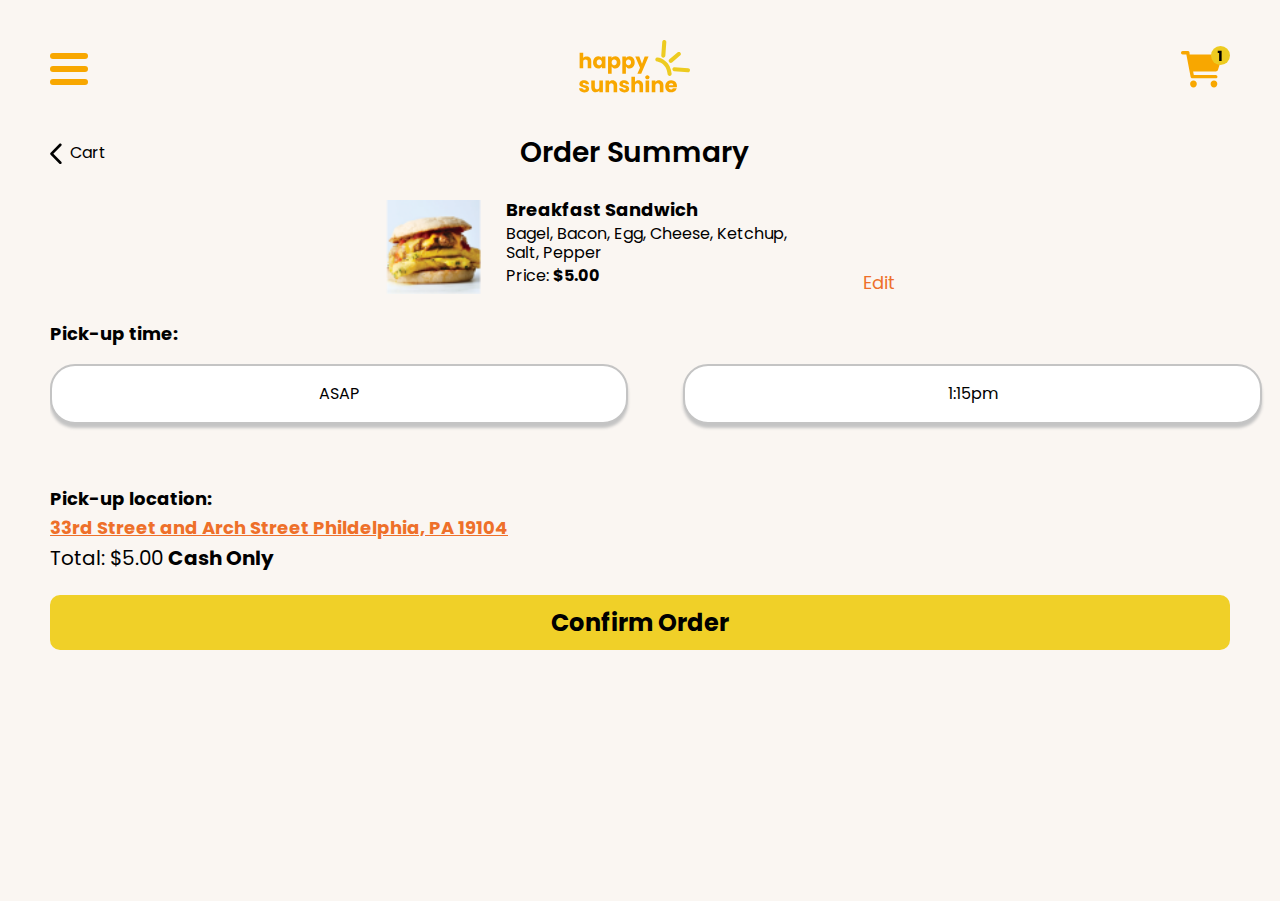
<file: alpha/pages/orderSummary.html>
<!DOCTYPE html>

<html>
    <head>
        <meta charset="utf-8">
        <meta http-equiv="X-UA-Compatible" content="IE=edge">
        <title>Happy Sunshine | Order Summary</title>
        <meta name="description" content="">
        <meta name="viewport" content="width=device-width, initial-scale=1">
        <meta name="format-detection" content="telephone=no">
        <link rel="stylesheet" href="../css/styles.css">
        <link rel="stylesheet" href="../css/normalize.css">
    </head>
    <body>
        <nav id="mobile-nav">
            <header class="header home-header">
                <div id="x" class="x-menu">
                    <img src="../media/images/x.svg">
                </div>
                <div class="hs-logo">
                    <img src="../media/images/happy-sunshine-logo.svg" alt="Happy Sunshine Logo">
                </div>
                <div class="cart">
                    <img src="../media/images/happy-sunshine-cart.svg" alt="Happy Sunshine Cart">
                </div>
            </header>
            <div id="nav-links">
                <a href="../index.html">Home</a>
                <a href="menu.html">Menu</a>
                <a href="favoriteOrders.html">Favorites</a>
                <a href="recentOrders.html">Recents</a>
                <a href="#">Profile</a>
            </div>
        </nav>
        <header class="header">
            <div id="header-menu" class="hamburger-menu">
                <div class="hamburger-rectangle"></div>
                <div class="hamburger-rectangle"></div>
                <div class="hamburger-rectangle"></div>
            </div>
            <div class="hs-logo">
                <img src="../media/images/happy-sunshine-logo.svg" alt="Happy Sunshine Logo">
            </div>
            <div class="cart">
                <img src="../media/images/happy-sunshine-cart-filled.svg" alt="Happy Sunshine Cart">
            </div>
        </header>
        <section id="order-info">
            <div class="menu-header flex-row">
                <div class="col-1-3">
                    <a href="cart.html" class="flex-row">
                        <img src="../media/images/general-menu-arrow.svg" alt="Happy Sunshine Logo">
                        <p>Cart</p>
                    </a>
                </div>
                <div class="col-1-3">
                    <h2>Order Summary</h2>
                </div>
                <div class="col-1-3"></div>
            </div>
            <div class="cart-items flex-col">
                <div class="cart-food-item flex-row-wrap">
                    <img src="../media/images/small-breakfast-sandwich.png" alt="Small breakfast Sandwich">
                    <div class="cart-food-item-info flex-col">
                        <h5>Breakfast Sandwich</h5>
                        <p>Bagel, Bacon, Egg, Cheese, Ketchup, Salt, Pepper</p>
                        <p>Price: <span>$5.00</span></p>
                    </div>
                    <!-- <div class="edit-link">
                        <a href="#">Edit</a>
                    </div> -->
                </div>
                <div class="edit-link">
                    <a href="#">Edit</a>
                </div>
            </div>
        </section>
        <section id="pick-up-time" class="flex-col">
            <h5>Pick-up time:</h5>
            <div class="scroll-container">
                <div id="pick-up-scroll">
                    <button>ASAP</button>
                    <button>1:15pm</button>
                    <button>1:30pm</button>
                </div>
            </div>
        </section>
        <section id="cart-footer">
            <div class="flex-col">
                <h5>Pick-up location:</h5>
                <a href="#">33rd Street and Arch Street Phildelphia, PA 19104</a>
                <p>Total: $5.00 <span>Cash Only</span></p>
                <a href="receipt.html" class="large-yellow-btn">Confirm Order</a>
            </div>
        </section>
        <script src="../scripts/script.js" async defer></script>
    </body>
</html>
</file>
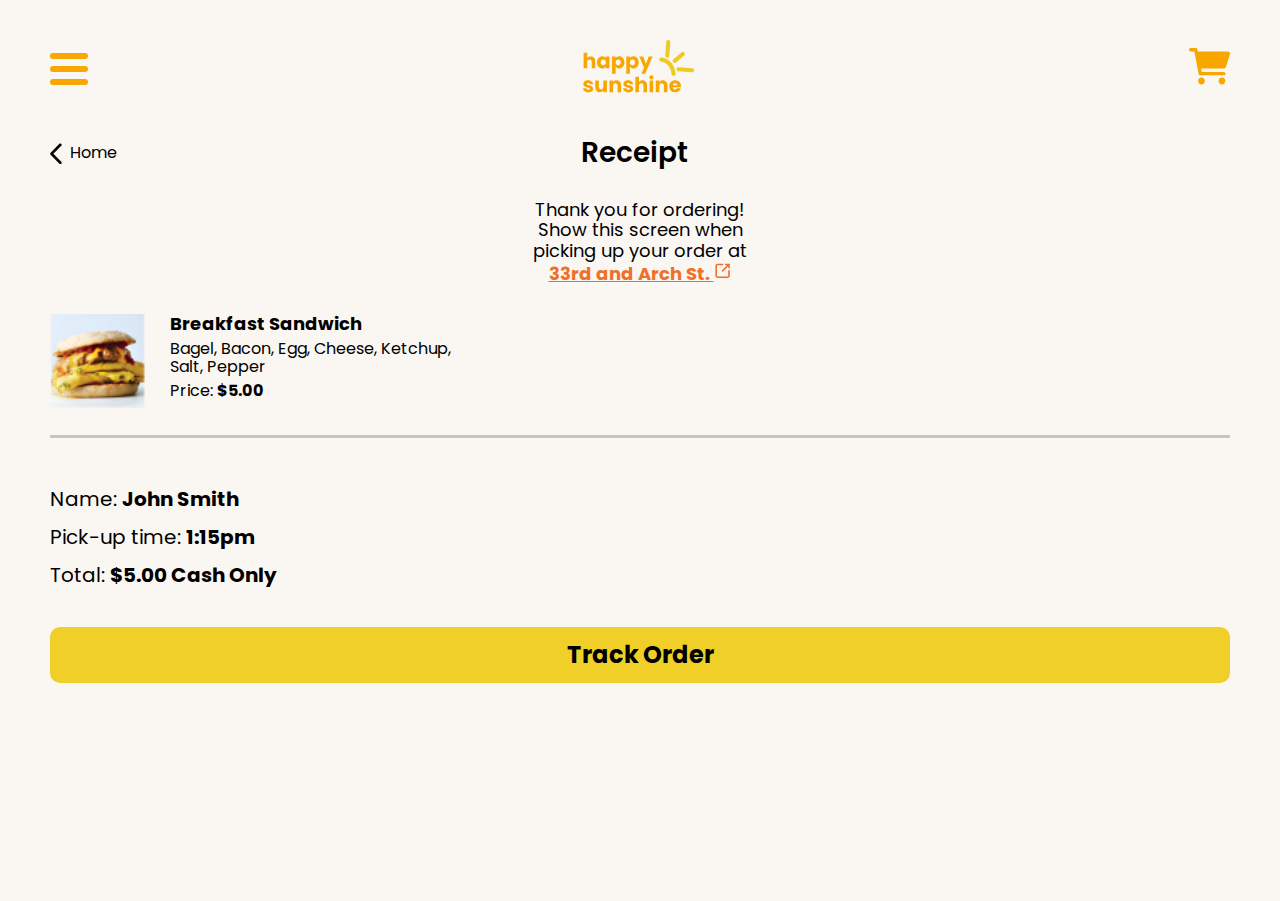
<file: alpha/pages/receipt.html>
<!DOCTYPE html>

<html>
    <head>
        <meta charset="utf-8">
        <meta http-equiv="X-UA-Compatible" content="IE=edge">
        <title>Happy Sunshine | Receipt</title>
        <meta name="description" content="">
        <meta name="viewport" content="width=device-width, initial-scale=1">
        <meta name="format-detection" content="telephone=no">
        <link rel="stylesheet" href="../css/styles.css">
        <link rel="stylesheet" href="../css/normalize.css">
    </head>
    <body>
        <nav id="mobile-nav">
            <header class="header home-header">
                <div id="x" class="x-menu">
                    <img src="../media/images/x.svg">
                </div>
                <div class="hs-logo">
                    <img src="../media/images/happy-sunshine-logo.svg" alt="Happy Sunshine Logo">
                </div>
                <div class="cart">
                    <img src="../media/images/happy-sunshine-cart.svg" alt="Happy Sunshine Cart">
                </div>
            </header>
            <div id="nav-links">
                <a href="../index.html">Home</a>
                <a href="menu.html">Menu</a>
                <a href="favoriteOrders.html">Favorites</a>
                <a href="recentOrders.html">Recents</a>
                <a href="#">Profile</a>
            </div>
        </nav>
        <header class="header">
            <div id="header-menu" class="hamburger-menu">
                <div class="hamburger-rectangle"></div>
                <div class="hamburger-rectangle"></div>
                <div class="hamburger-rectangle"></div>
            </div>
            <div class="hs-logo">
                <img src="../media/images/happy-sunshine-logo.svg" alt="Happy Sunshine Logo">
            </div>
            <div class="cart">
                <img src="../media/images/happy-sunshine-cart.svg" alt="Happy Sunshine Logo">
            </div>
        </header>
        <section id="cart-info">
            <div class="menu-header flex-row">
                <div class="col-1-3">
                    <a href="../index.html" class="flex-row">
                        <img src="../media/images/general-menu-arrow.svg" alt="Menu Arrow">
                        <p>Home</p>
                    </a>
                </div>
                <div class="col-1-3">
                    <h2>Receipt</h2>
                </div>
                <div class="col-1-3"></div>
            </div>
            <div id="thanks-for-order">
                <p>Thank you for ordering! Show this screen when picking up your order at <a href="#">33rd and Arch St. <img src="../media/images/happy-sunshine-link.svg"></a></p>
            </div>
            <div class="cart-items flex-col">
                <div class="cart-food-item flex-row-wrap">
                    <img src="../media/images/small-breakfast-sandwich.png" alt="Small Breakfast Sandwich">
                    <div class="cart-food-item-info flex-col">
                        <h5>Breakfast Sandwich</h5>
                        <p>Bagel, Bacon, Egg, Cheese, Ketchup, Salt, Pepper</p>
                        <p>Price: <span>$5.00</span></p>
                    </div>
                </div>
            </div>
        </section>
        <section id="cart-footer" class="receipt-footer">
            <div class="flex-col">
                <p>Name: <span>John Smith</span></p>
                <p>Pick-up time: <span>1:15pm</span></p>
                <p>Total: <span>$5.00 Cash Only</span></p>
                <a href="tracking.html" class="large-yellow-btn">Track Order</a>
            </div>
        </section>
        <script src="../scripts/script.js" async defer></script>
    </body>
</html>
</file>
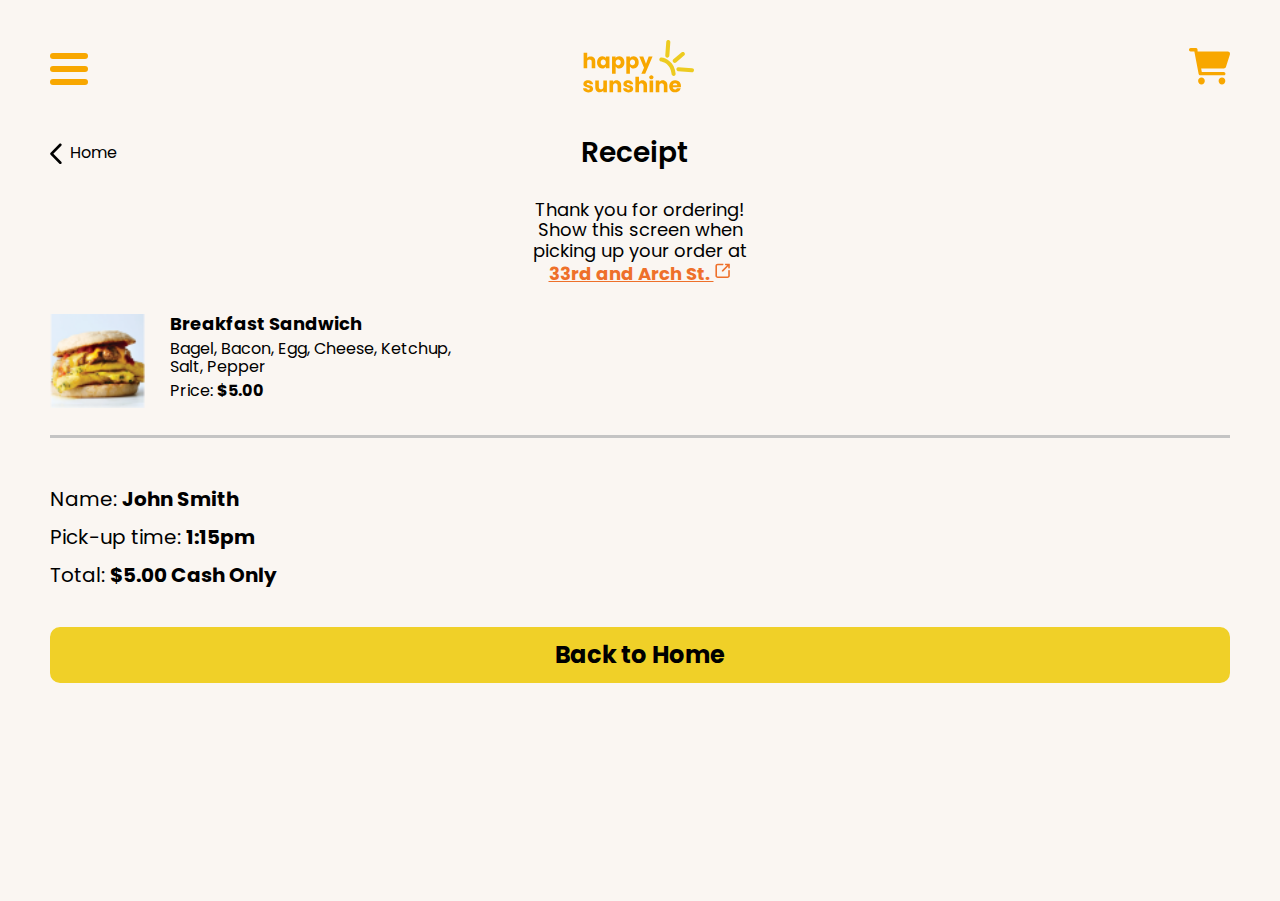
<file: alpha/pages/receiptAfterTracking.html>
<!DOCTYPE html>

<html>
    <head>
        <meta charset="utf-8">
        <meta http-equiv="X-UA-Compatible" content="IE=edge">
        <title>Happy Sunshine | Receipt</title>
        <meta name="description" content="">
        <meta name="viewport" content="width=device-width, initial-scale=1">
        <meta name="format-detection" content="telephone=no">
        <link rel="stylesheet" href="../css/styles.css">
        <link rel="stylesheet" href="../css/normalize.css">
    </head>
    <body>
        <nav id="mobile-nav">
            <header class="header home-header">
                <div id="x" class="x-menu">
                    <img src="../media/images/x.svg">
                </div>
                <div class="hs-logo">
                    <img src="../media/images/happy-sunshine-logo.svg" alt="Happy Sunshine Logo">
                </div>
                <div class="cart">
                    <img src="../media/images/happy-sunshine-cart.svg" alt="Happy Sunshine Cart">
                </div>
            </header>
            <div id="nav-links">
                <a href="../index.html">Home</a>
                <a href="menu.html">Menu</a>
                <a href="favoriteOrders.html">Favorites</a>
                <a href="recentOrders.html">Recents</a>
                <a href="#">Profile</a>
            </div>
        </nav>
        <header class="header">
            <div id="header-menu" class="hamburger-menu">
                <div class="hamburger-rectangle"></div>
                <div class="hamburger-rectangle"></div>
                <div class="hamburger-rectangle"></div>
            </div>
            <div class="hs-logo">
                <img src="../media/images/happy-sunshine-logo.svg" alt="Happy Sunshine Logo">
            </div>
            <div class="cart">
                <img src="../media/images/happy-sunshine-cart.svg" alt="Happy Sunshine Logo">
            </div>
        </header>
        <section id="cart-info">
            <div class="menu-header flex-row">
                <div class="col-1-3">
                    <a href="../index.html" class="flex-row">
                        <img src="../media/images/general-menu-arrow.svg" alt="Menu Arrow">
                        <p>Home</p>
                    </a>
                </div>
                <div class="col-1-3">
                    <h2>Receipt</h2>
                </div>
                <div class="col-1-3"></div>
            </div>
            <div id="thanks-for-order">
                <p>Thank you for ordering! Show this screen when picking up your order at <a href="#">33rd and Arch St. <img src="../media/images/happy-sunshine-link.svg"></a></p>
            </div>
            <div class="cart-items flex-col">
                <div class="cart-food-item flex-row-wrap">
                    <img src="../media/images/small-breakfast-sandwich.png" alt="Small Breakfast Sandwich">
                    <div class="cart-food-item-info flex-col">
                        <h5>Breakfast Sandwich</h5>
                        <p>Bagel, Bacon, Egg, Cheese, Ketchup, Salt, Pepper</p>
                        <p>Price: <span>$5.00</span></p>
                    </div>
                </div>
            </div>
        </section>
        <section id="cart-footer" class="receipt-footer">
            <div class="flex-col">
                <p>Name: <span>John Smith</span></p>
                <p>Pick-up time: <span>1:15pm</span></p>
                <p>Total: <span>$5.00 Cash Only</span></p>
                <a href="../index.html" class="large-yellow-btn">Back to Home</a>
            </div>
        </section>
        <script src="../scripts/script.js" async defer></script>
    </body>
</html>
</file>
<file: css/style.css>
/* ///////////////// */
/* ///// FONTS ///// */
/* ///////////////// */

@font-face {
    font-family: Poppins-Regular;
    src: url(../fonts/Poppins-Regular.ttf);
    src: url(../fonts/Poppins-Regular.woff);
    src: url(../fonts/Poppins-Regular.woff2);
}
@font-face {
    font-family: Poppins-Bold;
    src: url(../fonts/Poppins-Bold.ttf);
    src: url(../fonts/Poppins-Bold.woff);
    src: url(../fonts/Poppins-Bold.woff2);
}



/* //////////////////////// */
/* ///// HEADINGS CSS ///// */
/* //////////////////////// */

h1 {
    font-family: Poppins-Regular;
    font-size: 36px !important;
}
h2 {
    font-family: Poppins-Regular;
    font-size: 48px !important;
    text-align: center;
}
.boldHeading {
    font-family: Poppins-Bold;
}



/* /////////////////////// */
/* ///// GENERAL CSS ///// */
/* /////////////////////// */

* {
    box-sizing: border-box;
}
html {
    background: #FDF1E6;
}
body {
    max-width: 1300px;
    width: 100%;
    margin: 50px auto !important;
    padding: 0 50px;
}


/* //////////////////////// */
/* ///// SPECIFIC CSS ///// */
/* //////////////////////// */

#header {
    margin-bottom: 100px;
}
#flow {
    padding: 50px;
    border-radius: 20px;
    background: #fff;
    width: 100%;
    display: flex;
    flex-direction: column;
    justify-content: center;
    align-items: center;
}
.imageFlowCol {
    width: 16%;
    padding-bottom: 34.66%;
    background-position: center;
    background-size: cover !important;
}
.arrowCol {
    width: 12%;
    background: url(../media/images/flowArrow.png);
    background-size: contain;
    background-position: center;
    padding-bottom: 2%;
    background-repeat: no-repeat;
}
#flow .imageFlow:nth-child(2n+2) .arrowCol {
    transform: rotate(180deg);
}
.imageFlow {
    display: flex;
    justify-content: center;
    align-items: center;
    width: 100%;
}
#flow .imageFlow:nth-child(2n + 2) {
    flex-direction: row-reverse;
}
.imageFlow:not(:last-child) {
    margin-bottom: 11%;
}
#flow .imageFlow:first-child .imageFlowCol:nth-child(1) {
    background: url(../media/images/hs1.png);
}
#flow .imageFlow:first-child .imageFlowCol:nth-child(3) {
    background: url(../media/images/hs2.png);
}
#flow .imageFlow:first-child .imageFlowCol:nth-child(5) {
    background: url(../media/images/hs3.png);
}
#flow .imageFlow:first-child .imageFlowCol:nth-child(7) {
    background: url(../media/images/hs4.png);
}
#flow .imageFlow:nth-child(2) .imageFlowCol:nth-child(1) {
    background: url(../media/images/hs5.png);
}
#flow .imageFlow:nth-child(2) .imageFlowCol:nth-child(3) {
    background: url(../media/images/hs6.png);
}
#flow .imageFlow:nth-child(2) .imageFlowCol:nth-child(5) {
    background: url(../media/images/hs7.png);
}
#flow .imageFlow:nth-child(2) .imageFlowCol:nth-child(7) {
    background: url(../media/images/hs8.png);
}
#flow .imageFlow:nth-child(3) .imageFlowCol:nth-child(1) {
    background: url(../media/images/hs9.png);
}
#flow .imageFlow:nth-child(3) .imageFlowCol:nth-child(3) {
    background: url(../media/images/hs10.png);
}
#flow .imageFlow:nth-child(3) .imageFlowCol:nth-child(5) {
    background: url(../media/images/hs11.png);
}
#flow .imageFlow:nth-child(3) .imageFlowCol:nth-child(7) {
    background: url(../media/images/hs12.png);
}
#flow .imageFlow:nth-child(4) .imageFlowCol:nth-child(1) {
    background: url(../media/images/hs13.png);
}
#flow .imageFlow:nth-child(4) .imageFlowCol:nth-child(3) {
    background: url(../media/images/hs14.png);
}
#flow .imageFlow:nth-child(4) .imageFlowCol:nth-child(5) {
    background: url(../media/images/hs15.png);
}
#flow .imageFlow:nth-child(4) .imageFlowCol:nth-child(7) {
    background: url(../media/images/hs16.png);
}
#flow .imageFlow:nth-child(2n+1) .imageFlowCol:last-child::before {
  position: absolute;
  display: block;
  content: url(../media/images/flowArrow.png);
  bottom: -20%;
  transform: translateX(50%) rotate(90deg);
  right: 50%;
}
#flow .imageFlow:nth-child(2n+1) .imageFlowCol:last-child {
  position: relative;
}
#flow .imageFlow:nth-child(2) .imageFlowCol:last-child::before {
    position: absolute;
    display: block;
    content: url(../media/images/flowArrow.png);
    bottom: -20%;
    transform: translateX(50%) rotate(90deg);
    right: 50%;
}
#flow .imageFlow:nth-child(2) .imageFlowCol:last-child {
    position: relative;
}
#styleTile img, #persona img, #journeyMap img {
    width: 100%;
}
#journeyMap {
    margin-bottom: 140px;
}
</file>
<file: alpha/css/styles.css>
/* ///// FONT CSS ///// */

@font-face {
    font-family: Poppins-Regular;
    src: url(../fonts/Poppins-Regular.ttf);
    src: url(../fonts/Poppins-Regular.woff);
    src: url(../fonts/Poppins-Regular.woff2);
}
@font-face {
    font-family: Poppins-Semibold;
    src: url(../fonts/Poppins-SemiBoldItalic.ttf);
    src: url(../fonts/Poppins-SemiBold.woff);
    src: url(../fonts/Poppins-SemiBold.woff2);
}
@font-face {
    font-family: Poppins-Bold;
    src: url(../fonts/Poppins-Bold.ttf);
    src: url(../fonts/Poppins-Bold.woff);
    src: url(../fonts/Poppins-Bold.woff2);
}
input {
    font-family: Poppins-Regular !important;
}
body {
    width: 100%;
    position: relative;
    background: #FAF6F2;
}
a[x-apple-data-detectors] {
    color: inherit !important;
    text-decoration: none !important;
    font-size: inherit !important;
    font-family: inherit !important;
    font-weight: inherit !important;
    line-height: inherit !important;
}
.col-30 {
    width: 30%;
}
.col-1-5 {
    width: 20%;
}
button {
    color: #000 !important;
}
button p {
    color: #000 !important;
}
* {
    box-sizing: border-box;
}
h1 {
    font-family: Poppins-Bold;
    font-weight: 400;
    font-size: 40px !important;
    margin: 0 !important;
}
h2 {
    font-family: Poppins-Semibold;
    font-weight: 400;
    font-size: 28px;
    margin: 0;
}
h3 {
    font-family: Poppins-Semibold;
    font-weight: 400;
    font-size: 24px;
    margin: 0;
}
h4 {
    font-family: Poppins-Bold;
    font-weight: 400;
    font-size: 22px;
    margin: 0;
}
h5 {
    font-family: Poppins-Bold;
    font-weight: 400;
    font-size: 18px;
    margin: 0;
}
p {
    margin: 0;
    font-family: Poppins-Regular;
    font-size: 16px;
}
a {
    font-family: Poppins-Bold;
    font-weight: 400;
    color: #EE702A;
    font-size: 16px;
}


  
/* ///// HEADER CSS ///// */

.header {
    display: flex;
    justify-content: space-between;
    align-items: center;
    width: 100%;
    padding: 40px 50px;
}

.hamburger-rectangle {
    padding: 3px 19px;
    background: #F8A700;
    border-radius: 10px;
}

.hamburger-menu .hamburger-rectangle:not(:last-child) {
    margin-bottom: 7px;
}



/* ///// GENERAL CSS ///// */

#header-menu {
    cursor: pointer;
}
#x {
    cursor: pointer;
}
.flex-row {
    display: flex;
    flex-direction: row;
    align-items: center;
}
.food-hero {
    height: 300px;
    background: url(../media/images/happy-sunshine-breakfast-sandwich.png);
    background-position: bottom;
    background-size: cover;
    background-repeat: no-repeat;
    position: relative;
    width: 100%;
}
.col-1-1 {
    width: 100%;
}
.col-1-2 {
    width: 50%;
}
.col-1-4 {
    width: 25%;
}
.col-1-3 {
    width: 33%;
}
.col-3-4 {
    width: 75%;
}
.large-yellow-btn {
    color: #000;
    text-decoration: none;
    font-family: Poppins-Bold;
    font-size: 24px;
    min-height: 55px;
    width: 100%;
    background: #F0D028;
    padding: 10px;
    border-radius: 10px;
    transition: all .5s ease-in-out;
    border: 4px solid #f0d028;
}
.large-yellow-btn:hover {
    background: transparent;
}
.large-yellow-btn p {
    font-family: Poppins-Bold;
    font-weight: 400;
    font-size: 22px;
}
.large-yellow-btn.flex-row {
    display: flex;
    flex-direction: revert;
    justify-content: center;
    align-items: center;
}
.flex-row-wrap {
    display: flex;
    flex-direction: revert;
    flex-wrap: wrap;
    align-items: center;
}
.flex-col {
    display: flex;
    flex-direction: column;
    justify-content: center;
    align-items: flex-start;
}



/* ///// NAV MENU CSS ///// */

.onScreen {
    right: 0 !important;
    z-index: 1000 !important;
}
#mobile-nav header {
    background: transparent;
}
#mobile-nav {
    background: #FAF6F2;
    position: absolute;
    z-index: 10;
    width: 100%;
    right: 100%;
    transition: all .5s ease-in-out;
}
#nav-links {
    display: flex;
    flex-direction: column;
    justify-content: flex-start;
    height: calc(100vh - 166.7px);
    margin-top: 30px;
    align-items: flex-start;
    padding: 0 50px;
}
#nav-links a:not(:last-child) {
    margin-bottom: 25px;
}
#nav-links a {
    text-decoration: none;
    font-family: Poppins-Bold;
    font-weight: 400;
    font-size: 35px;
}
.x-menu {
    position: relative;
}
.x-menu .hamburger-rectangle:first-child {
    position: absolute;
    transform: rotate(45deg);
}
.x-menu .hamburger-rectangle:last-child {
    position: absolute;
    transform: rotate(-45deg);
}



/* ///// HOME CSS ///// */

.home-header {
    background: #DFE9F2;
}
.food-hero img {
    position: absolute;
    right: 15px;
    top: 50%;
    bottom: 0;
    transform: translateY(-50%);
    height: 25px;
}
.food-hero .hero-circle-btns {
    position: absolute;
    bottom: 10px;
    left: 50%;
    transform: translateX(-50%);
    display: flex;
    flex-direction: row;
    justify-content: space-between;
    align-items: center;
}
.hero-circle {
    padding: 5px;
    border: 2px solid #ee702a;
    border-radius: 50px;
    background: #EE702A;
}
.food-hero .hero-circle-btns .hero-circle:not(:last-child) {
    margin-right: 15px;
}
.food-hero .hero-circle-btns .hero-circle:not(:first-child) {
    background: transparent;
    border: 2px solid #ee702a;
}
.food-hero::before {
    display: block;
    position: absolute;
    content: '';
    bottom: 0;
    right: 0;
    left: 0;
    background: linear-gradient(transparent, #FAF6F2);
    padding-bottom: 50px;
}
#home-hero .hero-text .flex-row img {
    height: 14px;
    margin-left: 7px;
}
.hero-text {
    max-width: 300px;
    width: 100%;
    margin: 10px 0 10px 50px;
}
#home-hero {
    display: flex;
    flex-direction: column;
    justify-content: center;
    align-items: flex-start;
}
#home-info {
    padding: 0 50px;
}
#home-info h1 {
    margin-bottom: 15px !important;
}
#home-info .flex-row-wrap .col-1-1 {
    display: flex;
}
#home-info .flex-row-wrap .col-1-1:first-child .col-1-2 {
    width: 48.5%;
}
#home-info .flex-row-wrap .col-1-1:first-child {
    justify-content: space-between;
    margin-bottom: 3%;
}
#home-location {
    padding: 0 50px;
    margin-top: 30px;
    padding-bottom: 30px;
}
#home-location > .flex-row {
    background: #fff;
    border-radius: 15px;
    padding: 20px;
    align-items: flex-start;
}
#home-location > .flex-row .col-1-4 img {
    width: 45px;
}
#home-location > .flex-row .col-1-4 {
    display: flex;
    justify-content: center;
    padding-right: 30px;
    align-items: flex-start;
}
#home-location .col-3-4 p:first-child, #home-location .col-3-4 p:last-child {
    font-family: Poppins-Bold;
    font-weight: 400;
}
#home-location > .flex-row .col-3-4 .flex-row {
    align-items: flex-end;
}
#home-location > .flex-row .col-3-4 .flex-row img {
    width: 16px;
}
#home-location .col-3-4 p:nth-child(3) {
    margin-bottom: 5px;
}
#home-location .col-3-4 p:first-child {
    margin-bottom: 2px;
}
.start-order {
    position: relative;
}
.start-order img {
    position: absolute;
    right: 20px;
    width: 30px;
}
#home-info .flex-row-wrap .col-1-1:first-child .large-yellow-btn img {
    width: 20px;
    margin-right: 10px;
}
#home-location a {
    width: 185px;
}


/* ///// MENU CSS ///// */

.menu-header .col-1-3 a {
    text-decoration: none;
    color: #000;
}
.menu-header .col-1-3 a img {
    width: 12px;
    margin-right: 8px;
}
.menu-header .col-1-3:nth-child(2) {
    display: flex;
    justify-content: center;
    align-items: center;
}
.menu-item {
    border-top: 2px solid #000;
    padding: 30px 50px;
    transition: all .3s ease-in-out;
    cursor: pointer;
    text-decoration: none;
    color: #000;
}
.menu-header {
    padding: 0 50px 30px 50px;
}
.menu-item img {
    margin-right: 20px;
}
.menu-item:hover {
    background: #ffa84b2b;
}
.menu-item h3 {
    font-size: 20px;
}
.menu-item img {
    width: 45px;
}
  


/* ///// Order Customization ///// */

#order-customization-section {
    margin-top: 40px;
}
#customization-hero .hero-text {
    margin-top: -30px;
    z-index: 10;
    position: relative;
}
#customization-hero h4 {
    font-size: 24px;
}
#customization-hero p:nth-child(2) {
    font-size: 22px;
    margin-bottom: 10px;
}
#customization-hero .food-hero::before {
    padding-bottom: 70px;
}
.customization-category {
    width: 100%;
    padding: 0 50px;
    margin-bottom: 10px;
}
.category-heading h5 {
    margin-right: 10px;
}
.category-heading {
    margin-bottom: 10px;
}
.customization-options {
    display: flex;
    flex-wrap: wrap;
}
.customization-options button:nth-child(2n+1) {
    margin-right: 3%;
}
.customization-options button p {
    font-size: 18px;
}
.customization-options button {
    width: 48.5%;
    padding: 10px;
    border-radius: 25px;
    height: 60px;
    border: 2px solid #C4C4C4;
    cursor: pointer;
    box-shadow: 0 4px 3px 0px #c4c4c4;
    background: #fff;
    margin-bottom: 25px;
}
.customization-options button p:nth-child(2) {
    font-size: 14px;
}
.customization-options button:focus {
    box-shadow: none;
    background: #f0d028;
    border-color: #D4B616;
}
.check-btn {
    display: flex;
    justify-content: center;
    align-items: center;
}
.check-btn img {
    width: 22px;
    margin-right: 15px;
}
.check-btn p {
    font-size: 18px !important;
}
.check-btn {
    background: #f0d028 !important;
    border-color: #D4B616 !important;
    box-shadow: none !important;
}
.check-btn:focus img {
    display: none;
    border-color: #c4c4c4;
}
.check-btn:focus {
    background: #fff !important;
    border-color: #c4c4c4 !important;
    box-shadow: 0 4px 3px 0px #c4c4c4 !important;
}
#order-customization-footer {
    width: 100%;
    padding: 0 50px;
    display: flex;
    flex-direction: column;
    margin-bottom: 30px;
}
.add-note label {
    font-family: Poppins-Bold;
    font-weight: 400;
    font-size: 18px;
    margin-bottom: 5px;
}
.add-note input {
    background: #fff;
    border: 2px solid #000;
    border-radius: 10px;
    width: 100%;
    padding: 7px 5px;
}
.add-note {
    margin-bottom: 30px;
}
#order-customization-footer .col-1-1:nth-child(2) {
    margin-bottom: 20px;
}
#order-customization-footer .col-1-1:nth-child(2) p span {
    font-family: Poppins-Bold;
}
#order-customization-footer .col-1-1:nth-child(2) p {
    font-size: 22px;
}
#order-customization-footer .col-1-1:nth-child(3) a {
    width: 100%;
    display: flex;
    justify-content: center;
    align-items: center;
}



/* ///// CART CSS ///// */

.cart-food-item img {
    flex-basis: 20%;
}
.cart-food-item .cart-food-item-info {
    flex-basis: 70%;
    padding-left: 25px;
}
.cart-items {
    padding: 0 50px;
}
.cart-remove-edit-add {
    padding: 0 50px;
    padding-bottom: 20px;
    position: relative;
    margin-top: 30px;
}
#cart-footer {
    padding: 0 50px;
}
.cart-food-item-info h5 {
    margin-bottom: 5px;
}
.cart-food-item-info p span {
    font-family: Poppins-Bold;
    font-weight: 400;
}
.cart-food-item-info p:nth-child(2) {
    margin-bottom: 5px;
}
.cart-food-item.flex-row-wrap {
    justify-content: flex-start;
    align-items: flex-start;
}
.cart-remove-edit-add a {
    text-decoration: none;
}
.cart-remove-edit-add::before {
    bottom: 0;
    right: 50px;
    left: 50px;
    padding-bottom: 3px;
    background: #c4c4c4;
    position: absolute;
    content: '';
    display: block;
}
.cart-remove-edit-add .col-1-2:first-child a:first-child {
    margin-right: 30px;
}
.cart-remove-edit-add .col-1-2:first-child a {
    font-family: Poppins-Regular;
    font-size: 18px;
}
.icon-rectangle {
    background: #A7A7A7;
    padding: 3px 11px;
}
.add-icon {
    position: relative;
}
.add-icon .icon-rectangle:first-child {
    position: absolute;
    transform: rotate(90deg);
}
.add-icon .icon-rectangle {
    background: #000000;
}
.add-subtract p {
    margin: 0 25px;
    font-size: 24px;
}
.cart-remove-edit-add .col-1-2:last-child {
    display: flex;
    justify-content: flex-end;
    align-items: center;
}
#cart-footer {
    bottom: 50px;
    margin: 50px auto;
    width: 100%;
}
#cart-footer p span {
    font-family: Poppins-Bold;
    font-weight: 400;
}
#cart-footer p {
    font-size: 20px;
    margin-bottom: 25px;
}
#cart-footer a {
    text-align: center;
}
#add-order, #subtract-order {
    cursor: pointer;
}
#add-order:hover, #subtract-order:hover {
    opacity: .5;
}



/* ///// ORDER SUMMARY CSS ///// */

#order-info .cart-items {
    display: flex;
    flex-direction: row;
    align-items: flex-end;
}
.edit-link a {
    text-decoration: none;
    font-family: Poppins-Regular;
    font-size: 18px;
}
#pick-up-time {
    padding: 0 0 0 50px;
    margin-top: 30px;
}
.menu-header h2 {
    text-align: center;
}
#pick-up-scroll button {
    width: 48.5%;
    padding: 10px;
    border-radius: 25px;
    height: 60px;
    border: 2px solid #C4C4C4;
    cursor: pointer;
    box-shadow: 0 4px 3px 0px #c4c4c4;
    background: #fff;
    font-family: Poppins-Regular;
}
#pick-up-scroll {
    display: flex;
}
#pick-up-scroll button:not(:last-child) {
    margin-right: 3%;
}
#pick-up-scroll {
    width: 150%;
    margin-top: 20px;
    padding-bottom: 15px;
}
#pick-up-scroll button:focus {
    box-shadow: none;
    background: #f0d028;
    border-color: #D4B616;
}
#order-info + #pick-up-time + #cart-footer .flex-col {
    align-items: flex-start;
}
#order-info + #pick-up-time + #cart-footer .flex-col h5 + a {
    text-align: left;
    font-size: 18px;
    margin: 8px 0;
}
#order-info + #pick-up-time + #cart-footer .flex-col h5 + a + p {
    font-size: 20px;
}
.scroll-container {
    width: 100%;
    overflow-x: auto;
}


/* ///// RECEIPT CSS ///// */

#cart-footer.receipt-footer p {
    margin-bottom: 15px;
}
#cart-footer.receipt-footer a {
    margin-top: 25px;
}
#thanks-for-order {
    text-align: center;
    max-width: 260px;
    margin: 0 auto 30px auto;
}
#thanks-for-order p {
    font-size: 18px;
}
#thanks-for-order a {
    font-size: 18px;
}
#thanks-for-order a img {
    width: 18px;
}
#thanks-for-order + .cart-items {
    position: relative;
    padding-bottom: 30px;
}
#thanks-for-order + .cart-items::before {
    bottom: 0;
    right: 50px;
    left: 50px;
    padding-bottom: 3px;
    background: #c4c4c4;
    position: absolute;
    content: '';
    display: block;
}



/* ///// FAVORITE ORDERS ///// */

.image-heart {
    display: flex;
    flex-direction: column;
    justify-content: center;
    align-items: center;
}
.image-heart img:first-child {
    margin-bottom: 45px;
}
.image-heart img:last-child {
    width: 30px;
}
.favorite-order a {
    text-align: center;
    margin-top: 15px;
}
.favorite-order {
    position: relative;
    margin-top: 20px;
}
.favorite-order::before {
    content: '10/25/21';
    position: absolute;
    top: -26px;
    left: 0;
    font-family: Poppins-Regular;
}
.favorite-order::after {
    bottom: 0;
    right: 0;
    left: 0;
    padding-bottom: 3px;
    background: #c4c4c4;
    position: absolute;
    content: '';
    display: block;
}
.favorite-order {
    padding-bottom: 30px;
}



/* ///// TRACKING CSS ///// */

#tracking-animation {
    width: 100%;
    padding: 50px 50px 30px 50px;
    display: flex;
    justify-content: center;
    align-items: center;
}
#tracking-titles {
    width: 100%;
    display: flex;
    justify-content: center;
    align-items: center;
    text-align: center;
}
.col-30 p {
    max-width: 90px;
}
#tracking-titles .col-30 {
    display: flex;
    justify-content: center;
    align-items: center;
}
#tracking-images {
    display: flex;
    justify-content: center;
    align-items: center;
    padding: 20px 0;
}
#tracking-info {
    padding: 0 50px;
}
#tracking-images .col-1-5 {
    display: flex;
    justify-content: center;
    align-items: center;
}
#tracking-images .col-30 {
    display: flex;
    justify-content: center;
    align-items: center;
}
#tracking-times {
    display: flex;
    justify-content: center;
    align-items: center;
}
#tracking-times p {
    font-size: 20px;
    text-align: center;
}
#order-ready {
    background: #fff;
    padding: 20px 50px 30px 50px;
    display: flex;
    justify-content: center;
    align-items: center;
    flex-direction: column;
    text-align: center;
}
#order-ready p {
    padding-bottom: 20px;
    font-size: 20px;
    max-width: 250px;
}
#order-ready {
    position: fixed;
    bottom: 0;
    right: 0;
    left: 0;
    z-index: 10;
}
#tracking-page::before {
    position: absolute;
    top: 0;
    bottom: 0;
    right: 0;
    left: 0;
    display: block;
    content: '';
    background: rgba(0,0,0,.4);
}
.black-bar {
  padding: 3px 35px;
  background: #000;
  border-radius: 50px;
  margin-bottom: 20px;
}
  


/* ///// NO CART CSS ///// */

#nothing-bird {
    padding: 50px;
    display: flex;
    justify-content: center;
    align-items: center;
    flex-direction: column;
}
#nothing-bird h3 {
    font-family: Poppins-Regular;
    padding-bottom: 50px;
    font-size: 26px;
}
  
  


@media only screen and (max-width: 500px) {
h1 {
    font-size: 36px !important;
}
}

@media only screen and (max-width: 420px) {

.header {
    padding: 40px 30px;
}
.hero-text {
    margin: 10px 0 10px 30px;
}
#home-info {
    padding: 0 30px;
}
#home-location {
    padding: 0 30px 30px 30px;
}
.menu-header {
    padding: 0 30px 30px 30px;
}
.menu-item {
    padding: 30px 30px;
}
.customization-category {
    padding: 0 30px;
}
#order-customization-footer {
    padding: 0 30px;
}
#cart-footer {
    padding: 0 30px;
}
.cart-remove-edit-add::before {
    right: 30px;
    left: 30px;
}
.cart-remove-edit-add {
    padding: 0 30px 20px 30px;
}
.cart-items {
    padding: 0 30px;
}
#pick-up-time {
    padding: 0 0 0 30px;
    margin-top: 30px;
}
#thanks-for-order p {
    font-size: 16px;
}
#thanks-for-order a {
    font-size: 16px;
}
#thanks-for-order {
    max-width: 270px;
} 
#order-ready {
    padding: 20px 30px 30px 30px;
}
#tracking-info {
    padding: 0 30px;
}
#thanks-for-order + .cart-items::before {
    right: 30px;
    left: 30px;
}
#nothing-bird {
    padding: 30px;
}
#nothing-bird h3 {
    font-size: 24px;
}
}
</file>
<file: final/css/style.css>
/* ///////////////// */
/* ///// FONTS ///// */
/* ///////////////// */

@font-face {
    font-family: Raleway-Regular;
    src: url(../fonts/Raleway-Regular.ttf);
    src: url(../fonts/Raleway-Regular.woff);
    src: url(../fonts/Raleway-Regular.woff2);
}
@font-face {
    font-family: Raleway-SemiBold;
    src: url(../fonts/Raleway-SemiBold.ttf);
    src: url(../fonts/Raleway-SemiBold.woff);
    src: url(../fonts/Raleway-SemiBold.woff2);
}
@font-face {
    font-family: Staatliches;
    src: url(../fonts/Staatliches-Regular.ttf);
    src: url(../fonts/Staatliches-Regular.woff);
    src: url(../fonts/Staatliches-Regular.woff2);
}
@font-face {
    font-family: RockSalt;
    src: url(../fonts/RockSalt.ttf);
    src: url(../fonts/RockSalt.woff);
    src: url(../fonts/RockSalt.woff2);
}
@font-face {
    font-family: Caviar-Dreams;
    src: url(../fonts/Caviar_Dreams_Bold.ttf);
    src: url(../fonts/Caviar_Dreams_Bold.woff);
    src: url(../fonts/Caviar_Dreams_Bold.woff2);
}
@font-face {
    font-family: Freehand;
    src: url(../fonts/Freehand-Regular.ttf);
    src: url(../fonts/Freehand-Regular.woff);
    src: url(../fonts/Freehand-Regular.woff2);
}
@font-face {
    font-family: Playfair-Display;
    src: url(../fonts/PlayfairDisplay.ttf);
    src: url(../fonts/PlayfairDisplay.woff);
    src: url(../fonts/PlayfairDisplay.woff2);
}
@font-face {
    font-family: SFProDisplay-Regular;
    src: url(../fonts/SFPRODISPLAYREGULAR.ttf);
    src: url(../fonts/SFPRODISPLAYREGULAR.woff);
    src: url(../fonts/SFPRODISPLAYREGULAR.woff2);
}
@font-face {
    font-family: SFProDisplay-Bold;
    src: url(../fonts/SFPRODISPLAYBOLD.ttf);
    src: url(../fonts/SFPRODISPLAYBOLD.woff);
    src: url(../fonts/SFPRODISPLAYBOLD.woff2);
}



/* /////////////////////// */
/* ///// GENERAL CSS ///// */
/* /////////////////////// */

body {
    background: #EDEDED;
    min-height: 100vh;
    display: flex;
    justify-content: center;
    align-items: center;
}
#underConstruction h1 {
    font-family: Raleway-Regular;
    font-weight: 600;
    font-size: 56px;
}
#underConstruction h3 {
    font-family: SFProDisplay-Regular;
    letter-spacing: 1px;
}
#underConstruction {
    max-width: 900px;
    padding: 0 50px;
} 
#underConstruction a {
    text-decoration: none;
    color: #fff;
    font-family: SFProDisplay-Regular;
    background: #000;
    padding: 8px 12px;
    border: 2px solid #000;
    border-radius: 10px;
    transition: all .5s ease-in-out;
    font-size: 18px;
    display: inline-block;
}
#underConstruction a:hover {
    color: #000;
    background: transparent;
}
  
@media only screen and (max-width: 800px) {
    #underConstruction h1 {
        font-size: 40px;
    }
    #underConstruction h3 {
        font-size: 18px;
    }
}
</file>
<file: team/css/style.css>
/* ///////////////// */
/* ///// FONTS ///// */
/* ///////////////// */

@font-face {
    font-family: Raleway-Regular;
    src: url(../fonts/Raleway-Regular.ttf);
    src: url(../fonts/Raleway-Regular.woff);
    src: url(../fonts/Raleway-Regular.woff2);
}
@font-face {
    font-family: Raleway-SemiBold;
    src: url(../fonts/Raleway-SemiBold.ttf);
    src: url(../fonts/Raleway-SemiBold.woff);
    src: url(../fonts/Raleway-SemiBold.woff2);
}
@font-face {
    font-family: Staatliches;
    src: url(../fonts/Staatliches-Regular.ttf);
    src: url(../fonts/Staatliches-Regular.woff);
    src: url(../fonts/Staatliches-Regular.woff2);
}
@font-face {
    font-family: RockSalt;
    src: url(../fonts/RockSalt.ttf);
    src: url(../fonts/RockSalt.woff);
    src: url(../fonts/RockSalt.woff2);
}
@font-face {
    font-family: Caviar-Dreams;
    src: url(../fonts/Caviar_Dreams_Bold.ttf);
    src: url(../fonts/Caviar_Dreams_Bold.woff);
    src: url(../fonts/Caviar_Dreams_Bold.woff2);
}
@font-face {
    font-family: Freehand;
    src: url(../fonts/Freehand-Regular.ttf);
    src: url(../fonts/Freehand-Regular.woff);
    src: url(../fonts/Freehand-Regular.woff2);
}
@font-face {
    font-family: Playfair-Display;
    src: url(../fonts/PlayfairDisplay.ttf);
    src: url(../fonts/PlayfairDisplay.woff);
    src: url(../fonts/PlayfairDisplay.woff2);
}
@font-face {
    font-family: SFProDisplay-Regular;
    src: url(../fonts/SFPRODISPLAYREGULAR.ttf);
    src: url(../fonts/SFPRODISPLAYREGULAR.woff);
    src: url(../fonts/SFPRODISPLAYREGULAR.woff2);
}
@font-face {
    font-family: SFProDisplay-Bold;
    src: url(../fonts/SFPRODISPLAYBOLD.ttf);
    src: url(../fonts/SFPRODISPLAYBOLD.woff);
    src: url(../fonts/SFPRODISPLAYBOLD.woff2);
}


h2 {
    display: inline-block;
    font-size: 28px;
    margin: 15px 0;
    padding-bottom: 4px;
}
h3 {
    font-size: 15px;
    margin: 0 0 15px 0;
}



/* //////////////////////////// */
/* ///// FONT SPECIFICITY ///// */
/* //////////////////////////// */

.roleFlex h3:first-child {
    font-family: Raleway-SemiBold;
    color: #353535;
    margin-right: 5px;
}
.roleFlex h3:last-child {
    font-family: Raleway-Regular;
    color: #989898;
}
#teamInfo .col-1-5 a {
    color: #0F5BB5;
    text-decoration: none;
    font-family: Raleway-Regular;
    font-size: 14px;
}
#teamInfo .col-1-5:first-child h2 {
    color: #8330EC;
    font-family: Staatliches;
    letter-spacing: .5px;
}
#teamInfo .col-1-5:nth-child(2) h2 {
    color: #0F5BB5;
    font-family: RockSalt;
}
#teamInfo .col-1-5:nth-child(3) h2 {
    color: #FF4F4F;
    font-family: Caviar-Dreams;
}
#teamInfo .col-1-5:nth-child(4) h2 {
    color: transparent;
    background: linear-gradient(-115deg, #FF8A00, #00B2FF);
    background-clip: text;
    -webkit-background-clip: text;
    font-size: 28px;
    background-size: cover;
    background-position: center;
    font-family: Freehand;
}
#teamInfo .col-1-5:nth-child(5) h2 {
    color: #40792B;
    font-family: Playfair-Display;
}



/* /////////////////// */
/* ///// COLUMNS ///// */
/* /////////////////// */

.col-1-5 {
    width: 20%;
}

 

/* /////////////////////// */
/* ///// MARQUEE CSS ///// */
/* /////////////////////// */

#marqueeText::before {
    position: absolute;
    content: '';
    bottom: 0;
    right: 0;
    left: 0;
    background: linear-gradient(90deg, #E5C7F2, #C1B6EC, #889CE2);
    padding-bottom: 8px;
    margin-top: 38px;
}
#marqueeText {
    display: inline-block;
    position: relative;
    padding-bottom: 6px;
}
marquee {
    font-size: 60px;
    position: absolute;
    top: 70px;
    color: #000;
    padding: 15px 0px;
    font-family: SFProDisplay-Regular;
}
.copy {
    font-size: 24px;
    margin-left: 5px;
}
.best {
    font-family: SFProDisplay-Bold;
}
marquee .theBestTeam:not(:last-child) {
    margin-right: 15px;
}

  

/* //////////////////////// */
/* ///// SPECIFIC CSS ///// */
/* //////////////////////// */

#teamInfo {
    display: flex;
    justify-content: center;
    align-items: flex-start;
    padding: 0 50px;
    margin: 149px 0;
}
#teamInfo .col-1-5:not(:last-child) {
    margin-right: 25px;
}
#teamInfo {
    max-width: 1200px;
    height: fit-content;
    width: 100%;
    position: relative;
    top: 55px;
}
body {
    display: flex;
    justify-content: center;
    min-height: 100vh;
    align-items: center;
    background: #EDEDED
}
.roleFlex {
    display: flex;
}
.teamImage {
    padding-bottom: 150%;
    background: gray;
    background-size: cover;
    background-position: center;
}
#teamInfo .col-1-5:first-child .teamImage{
    background-image: url('../media/images/andrewLenehanImage.png');
}
#teamInfo .col-1-5:nth-child(2) .teamImage {
    background-image: url('../media/images/tyDrakeImage.png');
}
#teamInfo .col-1-5:nth-child(3) .teamImage {
    background-image: url('../media/images/kyleDolphinImage.png');
}
#teamInfo .col-1-5:nth-child(4) .teamImage {
    background-image: url('../media/images/bryantLuImage.png');
}
#teamInfo .col-1-5:nth-child(5) .teamImage {
    background-image: url('../media/images/christineYimImage.png');
}
.teamImage {
    filter: saturate(0);
}
.teamImage:hover {
    filter: saturate(1);
}
.teamImage {
    transition: all .5s ease-in-out;
    cursor: pointer;
}



/* ///////////////////////// */
/* ///// MEDIA QUERIES ///// */
/* ///////////////////////// */

@media only screen and (max-width: 1250px) {
.roleFlex {
    display: flex;
    flex-direction: column;
}
h3 {
    margin: 0 0 10px 0;
}
}
@media only screen and (max-width: 1126px) {
#teamInfo .col-1-5:first-child h2, #teamInfo .col-1-5:last-child h2 {
    font-size: 26px;
}
}
@media only screen and (max-width: 1062px) {
#teamInfo .col-1-5:first-child h2, #teamInfo .col-1-5:nth-child(2) h2, #teamInfo .col-1-5:nth-child(3) h2, #teamInfo .col-1-5:last-child h2 {
    font-size: 24px;
}
}
@media only screen and (max-width: 1000px) {
#teamInfo {
    flex-wrap: wrap;
    margin: 160px 0 160px 0;
}
#teamInfo .col-1-5 {
    width: 22%;
}
#teamInfo .col-1-5:last-child {
    margin-top: 45px;
}
#teamInfo .col-1-5:nth-child(4) {
    margin-right: 0;
}
}
@media only screen and (max-width: 931px) {
#teamInfo .col-1-5:nth-child(4) {
    margin-top: 45px;
}
#teamInfo .col-1-5 {
    width: 26%;
}
#teamInfo .col-1-5:nth-child(4) {
    margin-right: 25px;
}
#teamInfo .col-1-5:nth-child(3) {
    margin-right: 0;
}
}
@media only screen and (max-width: 767px) {
#teamInfo .col-1-5 {
    width: 46%;
}
#teamInfo .col-1-5:nth-child(2), #teamInfo .col-1-5:nth-child(4) {
    margin-right: 0;
}
#teamInfo .col-1-5:nth-child(3) {
    margin-right: 8%;
    margin-top: 45px;
}
#teamInfo .col-1-5:first-child {
    margin-right: 8%;
}
#teamInfo {
    max-width: 500px;
    justify-content: flex-start;

}
}
@media only screen and (max-width: 550px) {
#teamInfo .col-1-5 {
    width: 70%;
}
#teamInfo {
    justify-content: center;
}
#teamInfo .col-1-5:nth-child(3) {
    margin-right: 0;
}
#teamInfo .col-1-5:first-child {
    margin-right: 0;
}
#teamInfo .col-1-5:nth-child(2) {
    margin-top: 45px;
}
#teamInfo .col-1-5:first-child h2, #teamInfo .col-1-5:nth-child(2) h2, #teamInfo .col-1-5:nth-child(3) h2, #teamInfo .col-1-5:last-child h2 {
    font-size: 34px;
}
#teamInfo .col-1-5:nth-child(4) h2 {
    font-size: 34px;
}
.roleFlex h3:first-child {
    font-size: 20px;
}
.roleFlex h3:last-child {
    font-size: 18px;
}
#teamInfo .col-1-5 a {
    font-size: 16px;
}
#teamInfo .col-1-5:first-child h2, #teamInfo .col-1-5:nth-child(2) h2, #teamInfo .col-1-5:nth-child(3) h2, #teamInfo .col-1-5:last-child h2 {
    font-size: 30px;
}
.roleFlex h3:first-child {
    font-size: 18px;
}
.roleFlex h3:last-child {
    font-size: 16px;
}
h2 {
    margin-bottom: 10px;
}
}
@media only screen and (max-width: 450px) {
#teamInfo .col-1-5 {
    width: 80%;
}
}
@media only screen and (max-width: 350px) {
#teamInfo .col-1-5 {
    width: 100%;
}
}
</file>
